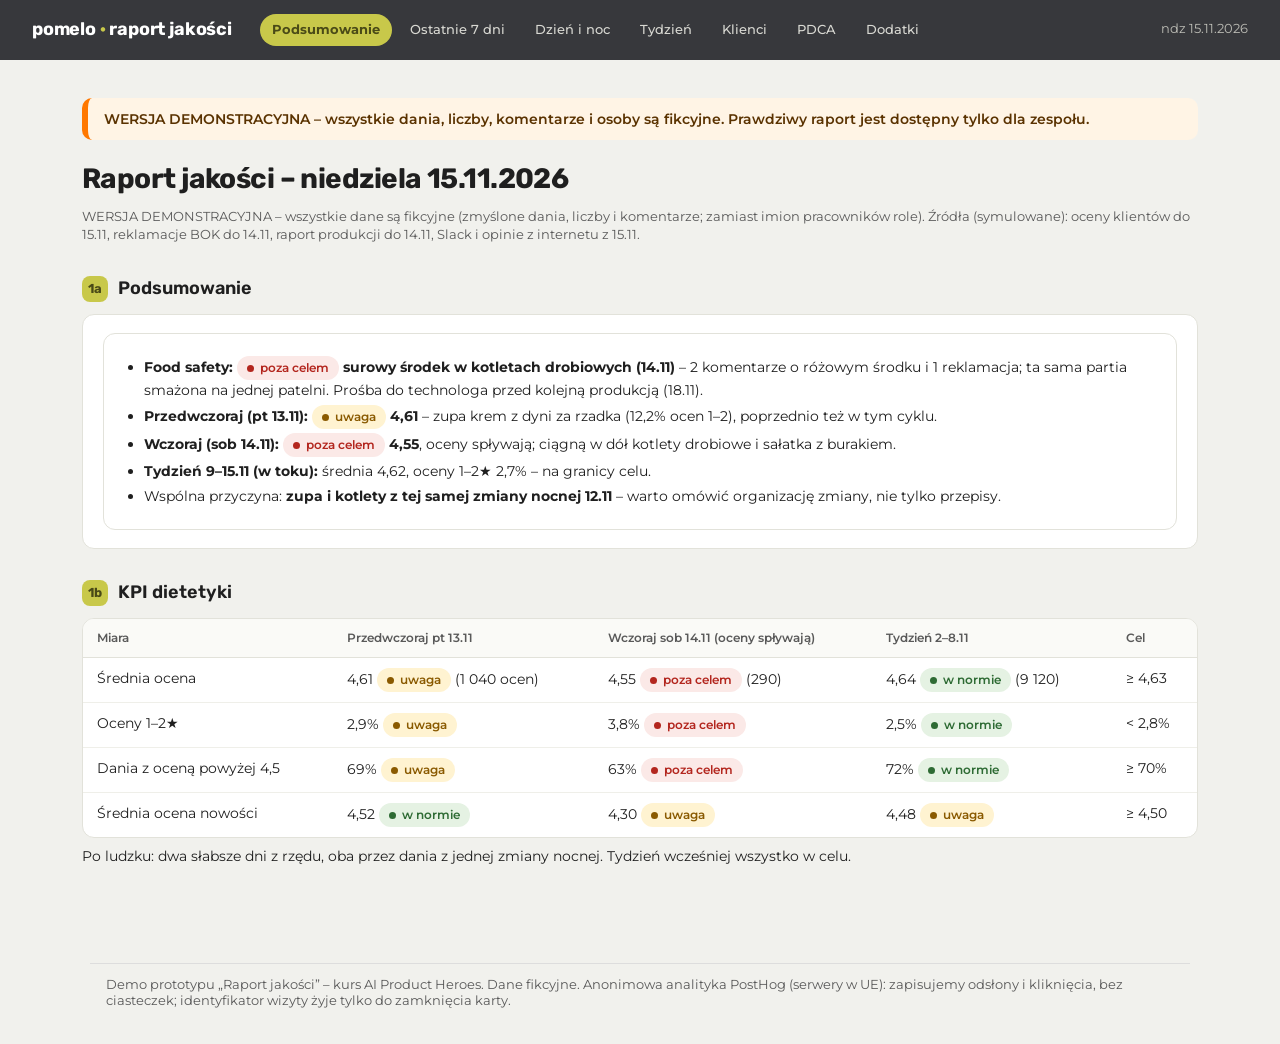
<file: site/index.html>
<!doctype html>
<html lang="pl"><head><meta name="robots" content="noindex"><meta charset="utf-8"><meta name="viewport" content="width=device-width,initial-scale=1">
<title>Podsumowanie – raport 15.11</title>
<link href="https://fonts.googleapis.com/css2?family=Montserrat:wght@400;500;600;700&family=Rubik:wght@500;600;700&display=swap" rel="stylesheet">
<link rel="stylesheet" href="pomelo-raport.css"><script src="pomelo-raport.js" defer></script>
<style>.strona p{margin:8px 0} .pod-h{font-family:Rubik;font-size:17px;margin:22px 0 8px} .tab td{vertical-align:top} .problem dd{margin-bottom:8px}</style>
<script>!function(t,e){var o,n,p,r;e.__SV||(window.posthog=e,e._i=[],e.init=function(i,s,a){function g(t,e){var o=e.split(".");2==o.length&&(t=t[o[0]],e=o[1]),t[e]=function(){t.push([e].concat(Array.prototype.slice.call(arguments,0)))}}(p=t.createElement("script")).type="text/javascript",p.crossOrigin="anonymous",p.async=!0,p.src=s.api_host.replace(".i.posthog.com","-assets.i.posthog.com")+"/static/array.js",(r=t.getElementsByTagName("script")[0]).parentNode.insertBefore(p,r);var u=e;for(void 0!==a?u=e[a]=[]:a="posthog",u.people=u.people||[],u.toString=function(t){var e="posthog";return"posthog"!==a&&(e+="."+a),t||(e+=" (stub)"),e},u.people.toString=function(){return u.toString(1)+" (stub)"},o="init capture register register_once register_for_session unregister unregister_for_session getFeatureFlag getFeatureFlagPayload isFeatureEnabled reloadFeatureFlags identify setPersonProperties group resetGroups reset get_distinct_id getGroups get_session_id get_session_replay_url alias set_config startSessionRecording stopSessionRecording sessionRecordingStarted captureException get_property getSessionProperty opt_in_capturing opt_out_capturing has_opted_in_capturing has_opted_out_capturing debug".split(" "),n=0;n<o.length;n++)g(u,o[n]);e._i.push([i,s,a])},e.__SV=1)}(document,window.posthog||[]);posthog.init("phc_wmrHG9J47kjTDjDD95hW8KZ4fDsWvXXqtJEXHdP3PWM6",{api_host:"https://eu.i.posthog.com",autocapture:true,capture_pageview:true,persistence:"sessionStorage",person_profiles:"identified_only",disable_session_recording:true,request_batching:false,mask_all_element_attributes:false,session_recording:{maskAllInputs:true}});</script></head><body>
<div class="pasek"><div class="logo">pomelo <span>·</span> raport jakości</div><nav><a class="on" href="index.html">Podsumowanie</a><a href="dni.html">Ostatnie 7 dni</a><a href="dzien-noc.html">Dzień i noc</a><a href="tydzien.html">Tydzień</a><a href="klienci.html">Klienci</a><a href="pdca.html">PDCA</a><a href="dodatki.html">Dodatki</a></nav><div class="data">ndz 15.11.2026</div></div>
<main class="strona"><div role="note" style="margin:12px 0 18px;padding:12px 16px;border-radius:10px;background:#FFF4E5;border-left:6px solid #FF7800;font:600 14px Montserrat,sans-serif;color:#5A3200">WERSJA DEMONSTRACYJNA – wszystkie dania, liczby, komentarze i osoby są fikcyjne. Prawdziwy raport jest dostępny tylko dla zespołu.</div>
<h1>Raport jakości – niedziela 15.11.2026</h1>
<p class="zrodla">WERSJA DEMONSTRACYJNA – wszystkie dane są fikcyjne (zmyślone dania, liczby i komentarze; zamiast imion pracowników role). Źródła (symulowane): oceny klientów do 15.11, reklamacje BOK do 14.11, raport produkcji do 14.11, Slack i opinie z internetu z 15.11.</p>
<h2><span class="nr">1a</span>Podsumowanie</h2>
<div class="podsum karta"><div class="karta podsum"><ul style="margin:0;padding-left:20px"><li style="margin:4px 0"><b>Food safety: <span class="st zle">poza celem</span> surowy środek w kotletach drobiowych (14.11)</b> – 2 komentarze o różowym środku i 1 reklamacja; ta sama partia smażona na jednej patelni. Prośba do technologa przed kolejną produkcją (18.11).</li><li style="margin:4px 0"><b>Przedwczoraj (pt 13.11): <span class="st uwaga">uwaga</span> 4,61</b> – zupa krem z dyni za rzadka (12,2% ocen 1–2), poprzednio też w tym cyklu.</li><li style="margin:4px 0"><b>Wczoraj (sob 14.11): <span class="st zle">poza celem</span> 4,55</b>, oceny spływają; ciągną w dół kotlety drobiowe i sałatka z burakiem.</li><li style="margin:4px 0"><b>Tydzień 9–15.11 (w toku):</b> średnia 4,62, oceny 1–2★ 2,7% – na granicy celu.</li><li style="margin:4px 0">Wspólna przyczyna: <b>zupa i kotlety z tej samej zmiany nocnej 12.11</b> – warto omówić organizację zmiany, nie tylko przepisy.</li></ul></div></div>
<h2><span class="nr">1b</span>KPI dietetyki</h2>
<table class="tab"><tr><th>Miara</th><th>Przedwczoraj pt 13.11</th><th>Wczoraj sob 14.11 (oceny spływają)</th><th>Tydzień 2–8.11</th><th>Cel</th></tr><tr><td>Średnia ocena</td><td>4,61 <span class="st uwaga">uwaga</span> (1 040 ocen)</td><td>4,55 <span class="st zle">poza celem</span> (290)</td><td>4,64 <span class="st dobrze">w normie</span> (9 120)</td><td>≥ 4,63</td></tr><tr><td>Oceny 1–2★</td><td>2,9% <span class="st uwaga">uwaga</span></td><td>3,8% <span class="st zle">poza celem</span></td><td>2,5% <span class="st dobrze">w normie</span></td><td>&lt; 2,8%</td></tr><tr><td>Dania z oceną powyżej 4,5</td><td>69% <span class="st uwaga">uwaga</span></td><td>63% <span class="st zle">poza celem</span></td><td>72% <span class="st dobrze">w normie</span></td><td>≥ 70%</td></tr><tr><td>Średnia ocena nowości</td><td>4,52 <span class="st dobrze">w normie</span></td><td>4,30 <span class="st uwaga">uwaga</span></td><td>4,48 <span class="st uwaga">uwaga</span></td><td>≥ 4,50</td></tr></table>
<p>Po ludzku: dwa słabsze dni z rzędu, oba przez dania z jednej zmiany nocnej. Tydzień wcześniej wszystko w celu.</p>

</main><footer style="max-width:1100px;margin:32px auto 24px;padding:12px 16px;border-top:1px solid #ddd;font:13px Montserrat,sans-serif;color:#595959">Demo prototypu „Raport jakości” – kurs AI Product Heroes. Dane fikcyjne. Anonimowa analityka PostHog (serwery w UE): zapisujemy odsłony i kliknięcia, bez ciasteczek; identyfikator wizyty żyje tylko do zamknięcia karty.</footer></body></html>
</file>
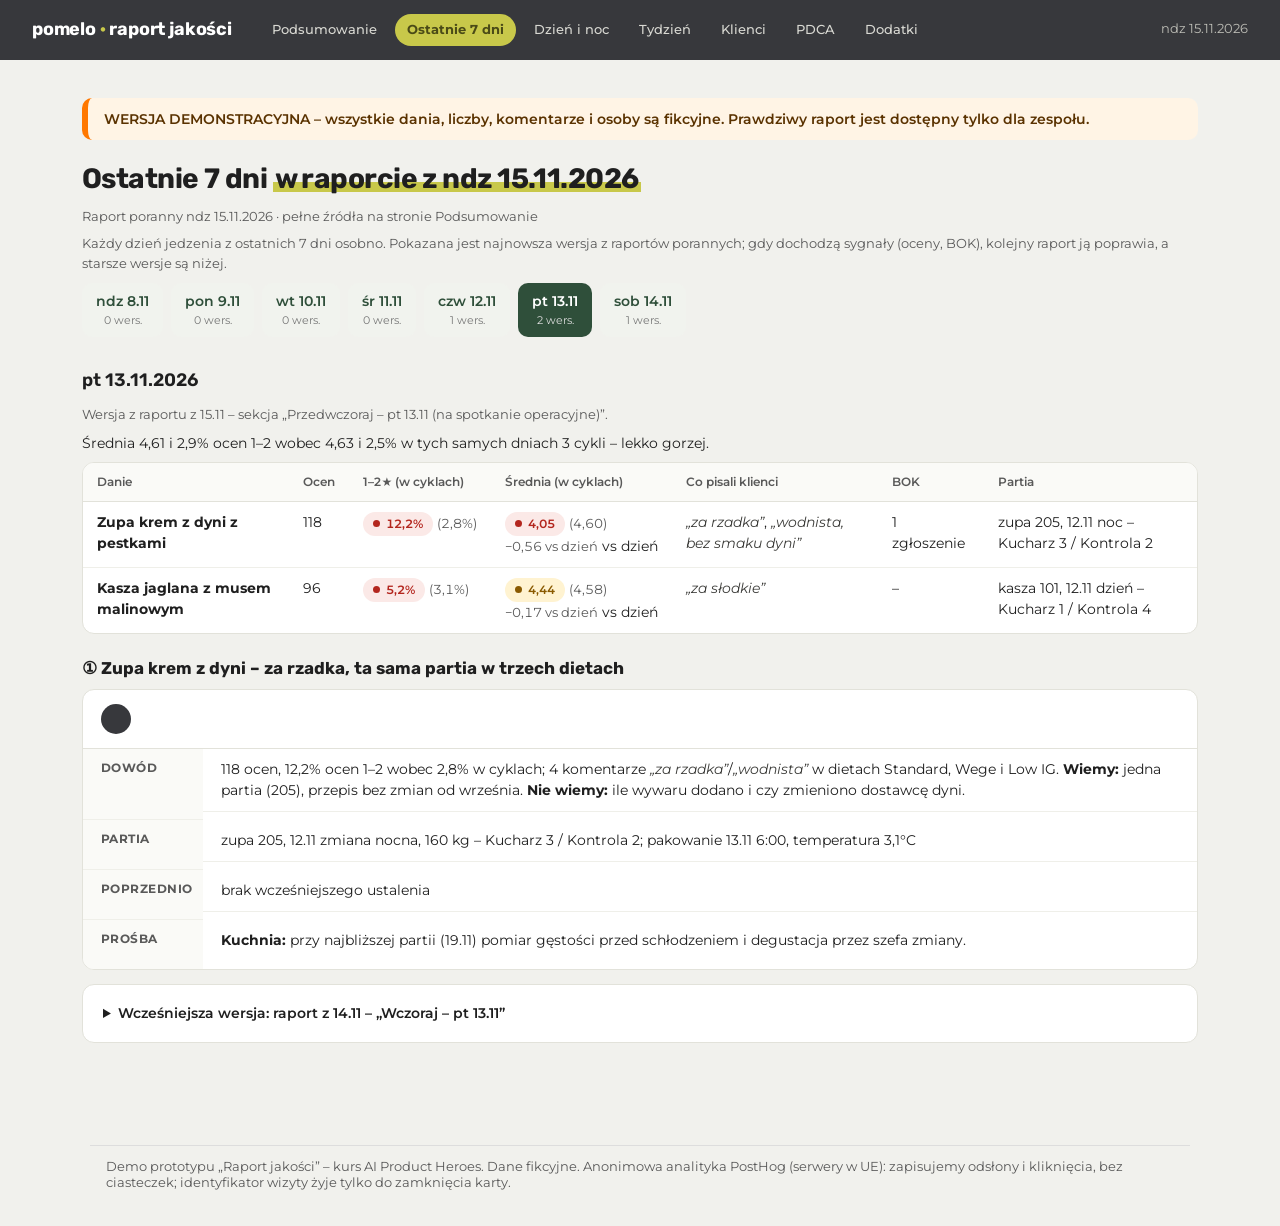
<file: site/dni.html>
<!doctype html>
<html lang="pl"><head><meta name="robots" content="noindex"><meta charset="utf-8"><meta name="viewport" content="width=device-width,initial-scale=1">
<title>Ostatnie 7 dni – raport 15.11</title>
<link href="https://fonts.googleapis.com/css2?family=Montserrat:wght@400;500;600;700&family=Rubik:wght@500;600;700&display=swap" rel="stylesheet">
<link rel="stylesheet" href="pomelo-raport.css"><script src="pomelo-raport.js" defer></script>
<style>.strona p{margin:8px 0} .pod-h{font-family:Rubik;font-size:17px;margin:22px 0 8px} .tab td{vertical-align:top} .problem dd{margin-bottom:8px}</style>
<script>!function(t,e){var o,n,p,r;e.__SV||(window.posthog=e,e._i=[],e.init=function(i,s,a){function g(t,e){var o=e.split(".");2==o.length&&(t=t[o[0]],e=o[1]),t[e]=function(){t.push([e].concat(Array.prototype.slice.call(arguments,0)))}}(p=t.createElement("script")).type="text/javascript",p.crossOrigin="anonymous",p.async=!0,p.src=s.api_host.replace(".i.posthog.com","-assets.i.posthog.com")+"/static/array.js",(r=t.getElementsByTagName("script")[0]).parentNode.insertBefore(p,r);var u=e;for(void 0!==a?u=e[a]=[]:a="posthog",u.people=u.people||[],u.toString=function(t){var e="posthog";return"posthog"!==a&&(e+="."+a),t||(e+=" (stub)"),e},u.people.toString=function(){return u.toString(1)+" (stub)"},o="init capture register register_once register_for_session unregister unregister_for_session getFeatureFlag getFeatureFlagPayload isFeatureEnabled reloadFeatureFlags identify setPersonProperties group resetGroups reset get_distinct_id getGroups get_session_id get_session_replay_url alias set_config startSessionRecording stopSessionRecording sessionRecordingStarted captureException get_property getSessionProperty opt_in_capturing opt_out_capturing has_opted_in_capturing has_opted_out_capturing debug".split(" "),n=0;n<o.length;n++)g(u,o[n]);e._i.push([i,s,a])},e.__SV=1)}(document,window.posthog||[]);posthog.init("phc_wmrHG9J47kjTDjDD95hW8KZ4fDsWvXXqtJEXHdP3PWM6",{api_host:"https://eu.i.posthog.com",autocapture:true,capture_pageview:true,persistence:"sessionStorage",person_profiles:"identified_only",disable_session_recording:true,request_batching:false,mask_all_element_attributes:false,session_recording:{maskAllInputs:true}});</script></head><body>
<div class="pasek"><div class="logo">pomelo <span>·</span> raport jakości</div><nav><a href="index.html">Podsumowanie</a><a class="on" href="dni.html">Ostatnie 7 dni</a><a href="dzien-noc.html">Dzień i noc</a><a href="tydzien.html">Tydzień</a><a href="klienci.html">Klienci</a><a href="pdca.html">PDCA</a><a href="dodatki.html">Dodatki</a></nav><div class="data">ndz 15.11.2026</div></div>
<main class="strona"><div role="note" style="margin:12px 0 18px;padding:12px 16px;border-radius:10px;background:#FFF4E5;border-left:6px solid #FF7800;font:600 14px Montserrat,sans-serif;color:#5A3200">WERSJA DEMONSTRACYJNA – wszystkie dania, liczby, komentarze i osoby są fikcyjne. Prawdziwy raport jest dostępny tylko dla zespołu.</div>
<h1>Ostatnie 7 dni <span class="podkr">w raporcie z ndz 15.11.2026</span></h1>
<p class="zrodla">Raport poranny ndz 15.11.2026 · pełne źródła na stronie Podsumowanie</p>
<style>.dni-nav{display:flex;gap:8px;flex-wrap:wrap;margin:10px 0 18px}.dzien-tab{display:flex;flex-direction:column;align-items:center;padding:8px 14px;border-radius:10px;background:#f1f3ee;color:#2F4F3A;text-decoration:none;font-weight:600}.dzien-tab small{font-weight:400;font-size:11px;color:#777}.dzien-tab.on{background:#2F4F3A;color:#fff}.dzien-tab.on small{color:#ddd}details.karta{margin:14px 0}details summary{cursor:pointer;font-weight:600}</style><p class="pod">Każdy dzień jedzenia z ostatnich 7 dni osobno. Pokazana jest najnowsza wersja z raportów porannych; gdy dochodzą sygnały (oceny, BOK), kolejny raport ją poprawia, a starsze wersje są niżej.</p><nav class="dni-nav"><a class="dzien-tab" href="dzien-2026-11-08.html">ndz 8.11<small>0 wers.</small></a><a class="dzien-tab" href="dzien-2026-11-09.html">pon 9.11<small>0 wers.</small></a><a class="dzien-tab" href="dzien-2026-11-10.html">wt 10.11<small>0 wers.</small></a><a class="dzien-tab" href="dzien-2026-11-11.html">śr 11.11<small>0 wers.</small></a><a class="dzien-tab" href="dzien-2026-11-12.html">czw 12.11<small>1 wers.</small></a><a class="dzien-tab on" href="dzien-2026-11-13.html">pt 13.11<small>2 wers.</small></a><a class="dzien-tab" href="dzien-2026-11-14.html">sob 14.11<small>1 wers.</small></a></nav><section class="dzien" id="d-2026-11-13" style="display:block"><h2>pt 13.11.2026</h2><p class="zrodla">Wersja z raportu z 15.11 – sekcja „Przedwczoraj – pt 13.11 (na spotkanie operacyjne)”.</p><p>Średnia 4,61 i 2,9% ocen 1–2 wobec 4,63 i 2,5% w tych samych dniach 3 cykli – lekko gorzej.</p>
<table class="tab"><tr><th>Danie</th><th>Ocen</th><th>1–2★ (w cyklach)</th><th>Średnia (w cyklach)</th><th>Co pisali klienci</th><th>BOK</th><th>Partia</th></tr><tr><td><b>Zupa krem z dyni z pestkami</b></td><td>118</td><td class="num"><span class="st zle">12,2%</span> <span class="cel">(2,8%)</span></td><td class="num"><span class="st zle">4,05</span> <span class="cel">(4,60)</span><br><span class="cel">−0,56 vs dzień</span>  vs dzień</td><td><span class="cytat">„za rzadka”</span>, <span class="cytat">„wodnista, bez smaku dyni”</span></td><td>1 zgłoszenie</td><td>zupa 205, 12.11 noc – Kucharz 3 / Kontrola 2</td></tr><tr><td><b>Kasza jaglana z musem malinowym</b></td><td>96</td><td class="num"><span class="st zle">5,2%</span> <span class="cel">(3,1%)</span></td><td class="num"><span class="st uwaga">4,44</span> <span class="cel">(4,58)</span><br><span class="cel">−0,17 vs dzień</span>  vs dzień</td><td><span class="cytat">„za słodkie”</span></td><td>–</td><td>kasza 101, 12.11 dzień – Kucharz 1 / Kontrola 4</td></tr></table>
<h3 class="pod-h">① Zupa krem z dyni – za rzadka, ta sama partia w trzech dietach</h3>
<article class="problem"><header><span class="nr"></span><h3></h3></header><dl><dt>Dowód</dt><dd>118 ocen, 12,2% ocen 1–2 wobec 2,8% w cyklach; 4 komentarze <span class="cytat">„za rzadka”</span>/<span class="cytat">„wodnista”</span> w dietach Standard, Wege i Low IG. <b>Wiemy:</b> jedna partia (205), przepis bez zmian od września. <b>Nie wiemy:</b> ile wywaru dodano i czy zmieniono dostawcę dyni.</dd><dt>Partia</dt><dd>zupa 205, 12.11 zmiana nocna, 160 kg – Kucharz 3 / Kontrola 2; pakowanie 13.11 6:00, temperatura 3,1°C</dd><dt>Poprzednio</dt><dd>brak wcześniejszego ustalenia</dd><dt>Prośba</dt><dd><b>Kuchnia:</b> przy najbliższej partii (19.11) pomiar gęstości przed schłodzeniem i degustacja przez szefa zmiany.</dd></dl></article><details class="karta"><summary>Wcześniejsza wersja: raport z 14.11 – „Wczoraj – pt 13.11”</summary><table class="tab"><tr><th>Danie</th><th>Ocen</th><th>1–2★ (w cyklach)</th><th>Średnia (w cyklach)</th><th>Co pisali klienci</th><th>BOK</th><th>Partia</th></tr><tr><td><b>Zupa krem z dyni z pestkami</b></td><td>41</td><td class="num"><span class="st zle">12,2%</span> <span class="cel">(2,8%)</span></td><td class="num"><span class="st zle">4,05</span> <span class="cel">(4,60)</span><br><span class="cel">−0,56 vs dzień</span>  vs dzień</td><td><span class="cytat">„za rzadka”</span>, <span class="cytat">„wodnista”</span></td><td>1 zgłoszenie</td><td>zupa 205, 11.11 – Kucharz 3 / Kontrola 2</td></tr></table></details></section>
</main><footer style="max-width:1100px;margin:32px auto 24px;padding:12px 16px;border-top:1px solid #ddd;font:13px Montserrat,sans-serif;color:#595959">Demo prototypu „Raport jakości” – kurs AI Product Heroes. Dane fikcyjne. Anonimowa analityka PostHog (serwery w UE): zapisujemy odsłony i kliknięcia, bez ciasteczek; identyfikator wizyty żyje tylko do zamknięcia karty.</footer></body></html>
</file>
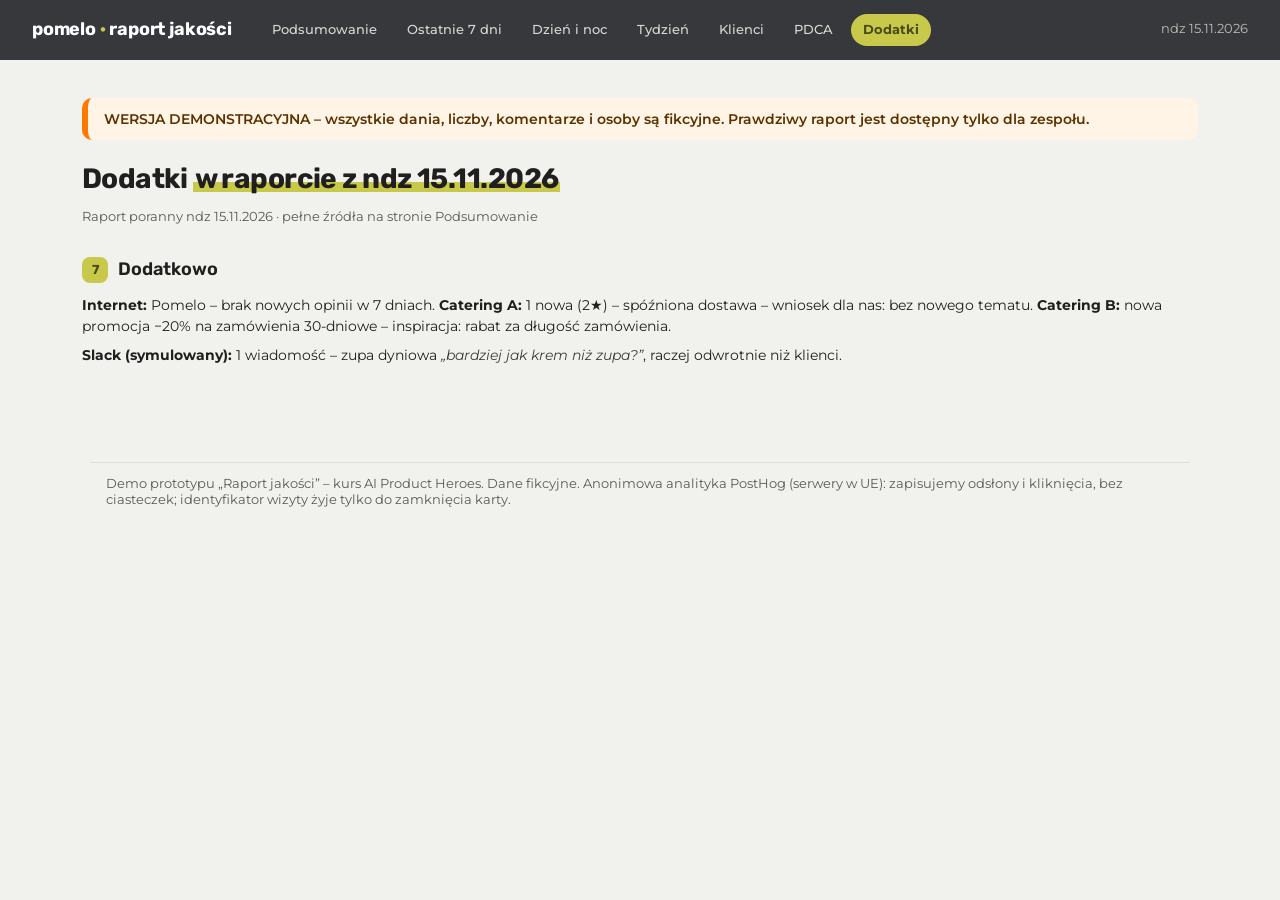
<file: site/dodatki.html>
<!doctype html>
<html lang="pl"><head><meta name="robots" content="noindex"><meta charset="utf-8"><meta name="viewport" content="width=device-width,initial-scale=1">
<title>Dodatki – raport 15.11</title>
<link href="https://fonts.googleapis.com/css2?family=Montserrat:wght@400;500;600;700&family=Rubik:wght@500;600;700&display=swap" rel="stylesheet">
<link rel="stylesheet" href="pomelo-raport.css"><script src="pomelo-raport.js" defer></script>
<style>.strona p{margin:8px 0} .pod-h{font-family:Rubik;font-size:17px;margin:22px 0 8px} .tab td{vertical-align:top} .problem dd{margin-bottom:8px}</style>
<script>!function(t,e){var o,n,p,r;e.__SV||(window.posthog=e,e._i=[],e.init=function(i,s,a){function g(t,e){var o=e.split(".");2==o.length&&(t=t[o[0]],e=o[1]),t[e]=function(){t.push([e].concat(Array.prototype.slice.call(arguments,0)))}}(p=t.createElement("script")).type="text/javascript",p.crossOrigin="anonymous",p.async=!0,p.src=s.api_host.replace(".i.posthog.com","-assets.i.posthog.com")+"/static/array.js",(r=t.getElementsByTagName("script")[0]).parentNode.insertBefore(p,r);var u=e;for(void 0!==a?u=e[a]=[]:a="posthog",u.people=u.people||[],u.toString=function(t){var e="posthog";return"posthog"!==a&&(e+="."+a),t||(e+=" (stub)"),e},u.people.toString=function(){return u.toString(1)+" (stub)"},o="init capture register register_once register_for_session unregister unregister_for_session getFeatureFlag getFeatureFlagPayload isFeatureEnabled reloadFeatureFlags identify setPersonProperties group resetGroups reset get_distinct_id getGroups get_session_id get_session_replay_url alias set_config startSessionRecording stopSessionRecording sessionRecordingStarted captureException get_property getSessionProperty opt_in_capturing opt_out_capturing has_opted_in_capturing has_opted_out_capturing debug".split(" "),n=0;n<o.length;n++)g(u,o[n]);e._i.push([i,s,a])},e.__SV=1)}(document,window.posthog||[]);posthog.init("phc_wmrHG9J47kjTDjDD95hW8KZ4fDsWvXXqtJEXHdP3PWM6",{api_host:"https://eu.i.posthog.com",autocapture:true,capture_pageview:true,persistence:"sessionStorage",person_profiles:"identified_only",disable_session_recording:true,request_batching:false,mask_all_element_attributes:false,session_recording:{maskAllInputs:true}});</script></head><body>
<div class="pasek"><div class="logo">pomelo <span>·</span> raport jakości</div><nav><a href="index.html">Podsumowanie</a><a href="dni.html">Ostatnie 7 dni</a><a href="dzien-noc.html">Dzień i noc</a><a href="tydzien.html">Tydzień</a><a href="klienci.html">Klienci</a><a href="pdca.html">PDCA</a><a class="on" href="dodatki.html">Dodatki</a></nav><div class="data">ndz 15.11.2026</div></div>
<main class="strona"><div role="note" style="margin:12px 0 18px;padding:12px 16px;border-radius:10px;background:#FFF4E5;border-left:6px solid #FF7800;font:600 14px Montserrat,sans-serif;color:#5A3200">WERSJA DEMONSTRACYJNA – wszystkie dania, liczby, komentarze i osoby są fikcyjne. Prawdziwy raport jest dostępny tylko dla zespołu.</div>
<h1>Dodatki <span class="podkr">w raporcie z ndz 15.11.2026</span></h1>
<p class="zrodla">Raport poranny ndz 15.11.2026 · pełne źródła na stronie Podsumowanie</p>
<h2><span class="nr">7</span>Dodatkowo</h2>
<p><b>Internet:</b> Pomelo – brak nowych opinii w 7 dniach. <b>Catering A:</b> 1 nowa (2★) – spóźniona dostawa – wniosek dla nas: bez nowego tematu. <b>Catering B:</b> nowa promocja −20% na zamówienia 30-dniowe – inspiracja: rabat za długość zamówienia.</p>
<p><b>Slack (symulowany):</b> 1 wiadomość – zupa dyniowa <span class="cytat">„bardziej jak krem niż zupa?”</span>, raczej odwrotnie niż klienci.</p>

</main><footer style="max-width:1100px;margin:32px auto 24px;padding:12px 16px;border-top:1px solid #ddd;font:13px Montserrat,sans-serif;color:#595959">Demo prototypu „Raport jakości” – kurs AI Product Heroes. Dane fikcyjne. Anonimowa analityka PostHog (serwery w UE): zapisujemy odsłony i kliknięcia, bez ciasteczek; identyfikator wizyty żyje tylko do zamknięcia karty.</footer></body></html>
</file>
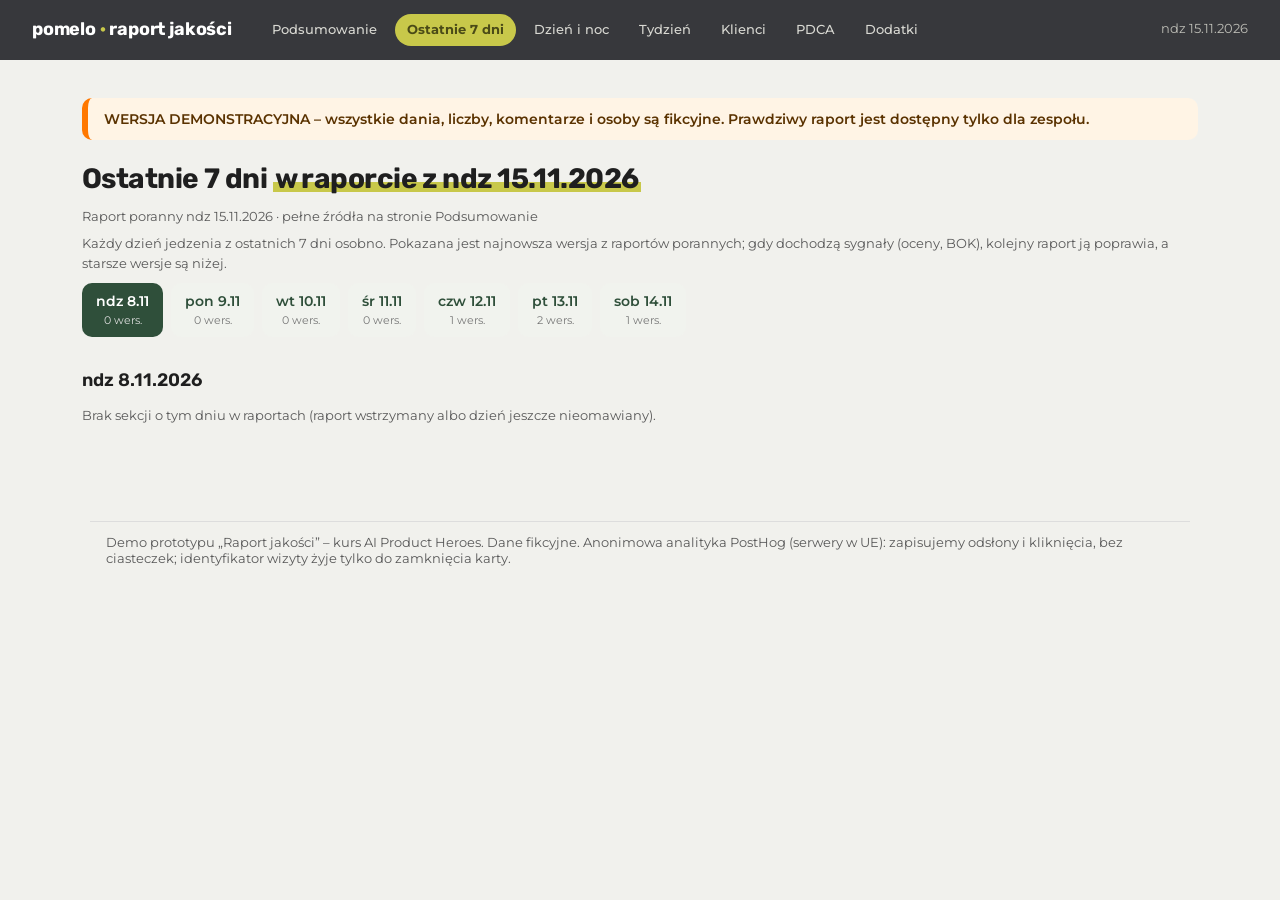
<file: site/dzien-2026-11-08.html>
<!doctype html>
<html lang="pl"><head><meta name="robots" content="noindex"><meta charset="utf-8"><meta name="viewport" content="width=device-width,initial-scale=1">
<title>Ostatnie 7 dni – raport 15.11</title>
<link href="https://fonts.googleapis.com/css2?family=Montserrat:wght@400;500;600;700&family=Rubik:wght@500;600;700&display=swap" rel="stylesheet">
<link rel="stylesheet" href="pomelo-raport.css"><script src="pomelo-raport.js" defer></script>
<style>.strona p{margin:8px 0} .pod-h{font-family:Rubik;font-size:17px;margin:22px 0 8px} .tab td{vertical-align:top} .problem dd{margin-bottom:8px}</style>
<script>!function(t,e){var o,n,p,r;e.__SV||(window.posthog=e,e._i=[],e.init=function(i,s,a){function g(t,e){var o=e.split(".");2==o.length&&(t=t[o[0]],e=o[1]),t[e]=function(){t.push([e].concat(Array.prototype.slice.call(arguments,0)))}}(p=t.createElement("script")).type="text/javascript",p.crossOrigin="anonymous",p.async=!0,p.src=s.api_host.replace(".i.posthog.com","-assets.i.posthog.com")+"/static/array.js",(r=t.getElementsByTagName("script")[0]).parentNode.insertBefore(p,r);var u=e;for(void 0!==a?u=e[a]=[]:a="posthog",u.people=u.people||[],u.toString=function(t){var e="posthog";return"posthog"!==a&&(e+="."+a),t||(e+=" (stub)"),e},u.people.toString=function(){return u.toString(1)+" (stub)"},o="init capture register register_once register_for_session unregister unregister_for_session getFeatureFlag getFeatureFlagPayload isFeatureEnabled reloadFeatureFlags identify setPersonProperties group resetGroups reset get_distinct_id getGroups get_session_id get_session_replay_url alias set_config startSessionRecording stopSessionRecording sessionRecordingStarted captureException get_property getSessionProperty opt_in_capturing opt_out_capturing has_opted_in_capturing has_opted_out_capturing debug".split(" "),n=0;n<o.length;n++)g(u,o[n]);e._i.push([i,s,a])},e.__SV=1)}(document,window.posthog||[]);posthog.init("phc_wmrHG9J47kjTDjDD95hW8KZ4fDsWvXXqtJEXHdP3PWM6",{api_host:"https://eu.i.posthog.com",autocapture:true,capture_pageview:true,persistence:"sessionStorage",person_profiles:"identified_only",disable_session_recording:true,request_batching:false,mask_all_element_attributes:false,session_recording:{maskAllInputs:true}});</script></head><body>
<div class="pasek"><div class="logo">pomelo <span>·</span> raport jakości</div><nav><a href="index.html">Podsumowanie</a><a class="on" href="dni.html">Ostatnie 7 dni</a><a href="dzien-noc.html">Dzień i noc</a><a href="tydzien.html">Tydzień</a><a href="klienci.html">Klienci</a><a href="pdca.html">PDCA</a><a href="dodatki.html">Dodatki</a></nav><div class="data">ndz 15.11.2026</div></div>
<main class="strona"><div role="note" style="margin:12px 0 18px;padding:12px 16px;border-radius:10px;background:#FFF4E5;border-left:6px solid #FF7800;font:600 14px Montserrat,sans-serif;color:#5A3200">WERSJA DEMONSTRACYJNA – wszystkie dania, liczby, komentarze i osoby są fikcyjne. Prawdziwy raport jest dostępny tylko dla zespołu.</div>
<h1>Ostatnie 7 dni <span class="podkr">w raporcie z ndz 15.11.2026</span></h1>
<p class="zrodla">Raport poranny ndz 15.11.2026 · pełne źródła na stronie Podsumowanie</p>
<style>.dni-nav{display:flex;gap:8px;flex-wrap:wrap;margin:10px 0 18px}.dzien-tab{display:flex;flex-direction:column;align-items:center;padding:8px 14px;border-radius:10px;background:#f1f3ee;color:#2F4F3A;text-decoration:none;font-weight:600}.dzien-tab small{font-weight:400;font-size:11px;color:#777}.dzien-tab.on{background:#2F4F3A;color:#fff}.dzien-tab.on small{color:#ddd}details.karta{margin:14px 0}details summary{cursor:pointer;font-weight:600}</style><p class="pod">Każdy dzień jedzenia z ostatnich 7 dni osobno. Pokazana jest najnowsza wersja z raportów porannych; gdy dochodzą sygnały (oceny, BOK), kolejny raport ją poprawia, a starsze wersje są niżej.</p><nav class="dni-nav"><a class="dzien-tab on" href="dzien-2026-11-08.html">ndz 8.11<small>0 wers.</small></a><a class="dzien-tab" href="dzien-2026-11-09.html">pon 9.11<small>0 wers.</small></a><a class="dzien-tab" href="dzien-2026-11-10.html">wt 10.11<small>0 wers.</small></a><a class="dzien-tab" href="dzien-2026-11-11.html">śr 11.11<small>0 wers.</small></a><a class="dzien-tab" href="dzien-2026-11-12.html">czw 12.11<small>1 wers.</small></a><a class="dzien-tab" href="dzien-2026-11-13.html">pt 13.11<small>2 wers.</small></a><a class="dzien-tab" href="dzien-2026-11-14.html">sob 14.11<small>1 wers.</small></a></nav><section class="dzien" id="d-2026-11-08" style="display:block"><h2>ndz 8.11.2026</h2><p class="pod">Brak sekcji o tym dniu w raportach (raport wstrzymany albo dzień jeszcze nieomawiany).</p></section>
</main><footer style="max-width:1100px;margin:32px auto 24px;padding:12px 16px;border-top:1px solid #ddd;font:13px Montserrat,sans-serif;color:#595959">Demo prototypu „Raport jakości” – kurs AI Product Heroes. Dane fikcyjne. Anonimowa analityka PostHog (serwery w UE): zapisujemy odsłony i kliknięcia, bez ciasteczek; identyfikator wizyty żyje tylko do zamknięcia karty.</footer></body></html>
</file>
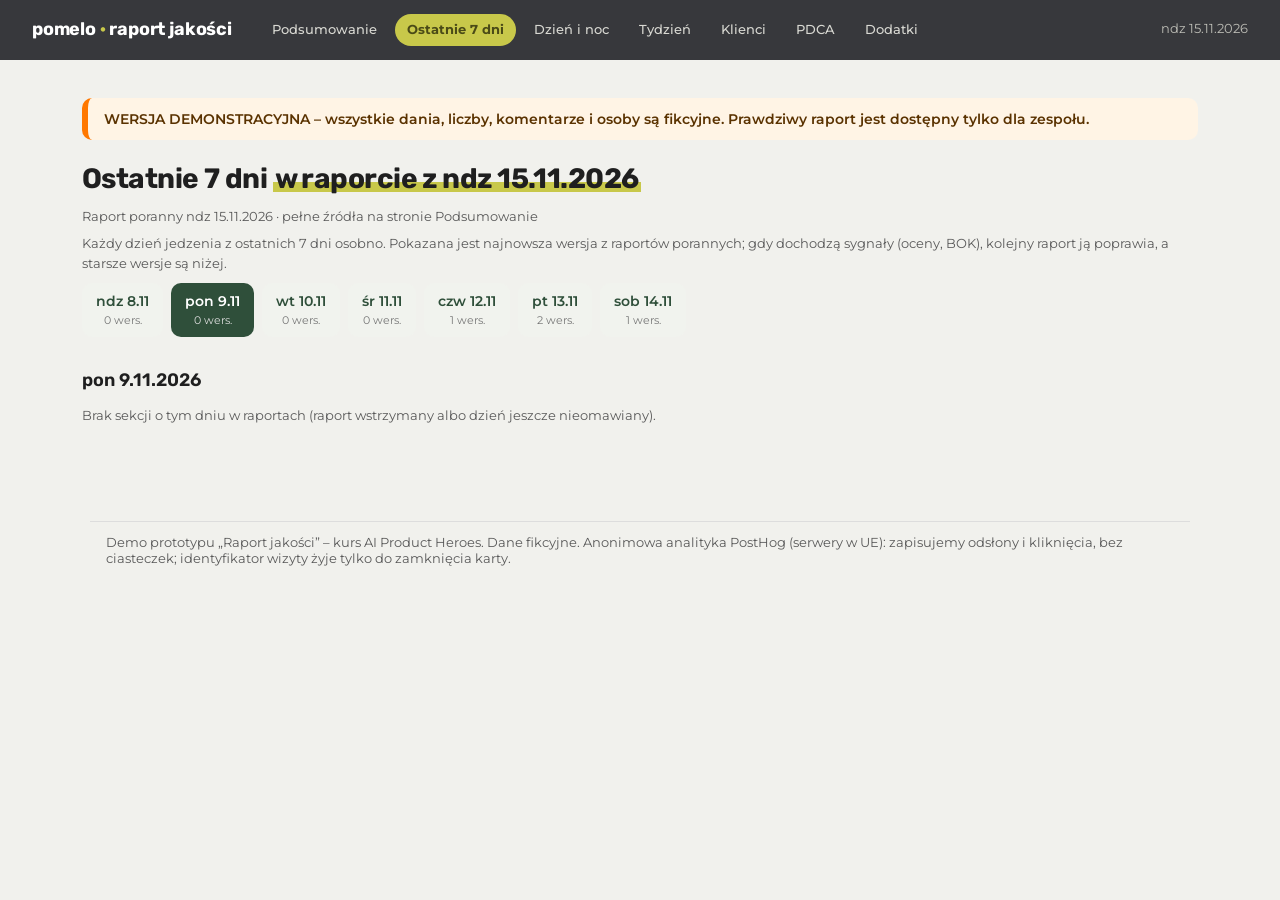
<file: site/dzien-2026-11-09.html>
<!doctype html>
<html lang="pl"><head><meta name="robots" content="noindex"><meta charset="utf-8"><meta name="viewport" content="width=device-width,initial-scale=1">
<title>Ostatnie 7 dni – raport 15.11</title>
<link href="https://fonts.googleapis.com/css2?family=Montserrat:wght@400;500;600;700&family=Rubik:wght@500;600;700&display=swap" rel="stylesheet">
<link rel="stylesheet" href="pomelo-raport.css"><script src="pomelo-raport.js" defer></script>
<style>.strona p{margin:8px 0} .pod-h{font-family:Rubik;font-size:17px;margin:22px 0 8px} .tab td{vertical-align:top} .problem dd{margin-bottom:8px}</style>
<script>!function(t,e){var o,n,p,r;e.__SV||(window.posthog=e,e._i=[],e.init=function(i,s,a){function g(t,e){var o=e.split(".");2==o.length&&(t=t[o[0]],e=o[1]),t[e]=function(){t.push([e].concat(Array.prototype.slice.call(arguments,0)))}}(p=t.createElement("script")).type="text/javascript",p.crossOrigin="anonymous",p.async=!0,p.src=s.api_host.replace(".i.posthog.com","-assets.i.posthog.com")+"/static/array.js",(r=t.getElementsByTagName("script")[0]).parentNode.insertBefore(p,r);var u=e;for(void 0!==a?u=e[a]=[]:a="posthog",u.people=u.people||[],u.toString=function(t){var e="posthog";return"posthog"!==a&&(e+="."+a),t||(e+=" (stub)"),e},u.people.toString=function(){return u.toString(1)+" (stub)"},o="init capture register register_once register_for_session unregister unregister_for_session getFeatureFlag getFeatureFlagPayload isFeatureEnabled reloadFeatureFlags identify setPersonProperties group resetGroups reset get_distinct_id getGroups get_session_id get_session_replay_url alias set_config startSessionRecording stopSessionRecording sessionRecordingStarted captureException get_property getSessionProperty opt_in_capturing opt_out_capturing has_opted_in_capturing has_opted_out_capturing debug".split(" "),n=0;n<o.length;n++)g(u,o[n]);e._i.push([i,s,a])},e.__SV=1)}(document,window.posthog||[]);posthog.init("phc_wmrHG9J47kjTDjDD95hW8KZ4fDsWvXXqtJEXHdP3PWM6",{api_host:"https://eu.i.posthog.com",autocapture:true,capture_pageview:true,persistence:"sessionStorage",person_profiles:"identified_only",disable_session_recording:true,request_batching:false,mask_all_element_attributes:false,session_recording:{maskAllInputs:true}});</script></head><body>
<div class="pasek"><div class="logo">pomelo <span>·</span> raport jakości</div><nav><a href="index.html">Podsumowanie</a><a class="on" href="dni.html">Ostatnie 7 dni</a><a href="dzien-noc.html">Dzień i noc</a><a href="tydzien.html">Tydzień</a><a href="klienci.html">Klienci</a><a href="pdca.html">PDCA</a><a href="dodatki.html">Dodatki</a></nav><div class="data">ndz 15.11.2026</div></div>
<main class="strona"><div role="note" style="margin:12px 0 18px;padding:12px 16px;border-radius:10px;background:#FFF4E5;border-left:6px solid #FF7800;font:600 14px Montserrat,sans-serif;color:#5A3200">WERSJA DEMONSTRACYJNA – wszystkie dania, liczby, komentarze i osoby są fikcyjne. Prawdziwy raport jest dostępny tylko dla zespołu.</div>
<h1>Ostatnie 7 dni <span class="podkr">w raporcie z ndz 15.11.2026</span></h1>
<p class="zrodla">Raport poranny ndz 15.11.2026 · pełne źródła na stronie Podsumowanie</p>
<style>.dni-nav{display:flex;gap:8px;flex-wrap:wrap;margin:10px 0 18px}.dzien-tab{display:flex;flex-direction:column;align-items:center;padding:8px 14px;border-radius:10px;background:#f1f3ee;color:#2F4F3A;text-decoration:none;font-weight:600}.dzien-tab small{font-weight:400;font-size:11px;color:#777}.dzien-tab.on{background:#2F4F3A;color:#fff}.dzien-tab.on small{color:#ddd}details.karta{margin:14px 0}details summary{cursor:pointer;font-weight:600}</style><p class="pod">Każdy dzień jedzenia z ostatnich 7 dni osobno. Pokazana jest najnowsza wersja z raportów porannych; gdy dochodzą sygnały (oceny, BOK), kolejny raport ją poprawia, a starsze wersje są niżej.</p><nav class="dni-nav"><a class="dzien-tab" href="dzien-2026-11-08.html">ndz 8.11<small>0 wers.</small></a><a class="dzien-tab on" href="dzien-2026-11-09.html">pon 9.11<small>0 wers.</small></a><a class="dzien-tab" href="dzien-2026-11-10.html">wt 10.11<small>0 wers.</small></a><a class="dzien-tab" href="dzien-2026-11-11.html">śr 11.11<small>0 wers.</small></a><a class="dzien-tab" href="dzien-2026-11-12.html">czw 12.11<small>1 wers.</small></a><a class="dzien-tab" href="dzien-2026-11-13.html">pt 13.11<small>2 wers.</small></a><a class="dzien-tab" href="dzien-2026-11-14.html">sob 14.11<small>1 wers.</small></a></nav><section class="dzien" id="d-2026-11-09" style="display:block"><h2>pon 9.11.2026</h2><p class="pod">Brak sekcji o tym dniu w raportach (raport wstrzymany albo dzień jeszcze nieomawiany).</p></section>
</main><footer style="max-width:1100px;margin:32px auto 24px;padding:12px 16px;border-top:1px solid #ddd;font:13px Montserrat,sans-serif;color:#595959">Demo prototypu „Raport jakości” – kurs AI Product Heroes. Dane fikcyjne. Anonimowa analityka PostHog (serwery w UE): zapisujemy odsłony i kliknięcia, bez ciasteczek; identyfikator wizyty żyje tylko do zamknięcia karty.</footer></body></html>
</file>
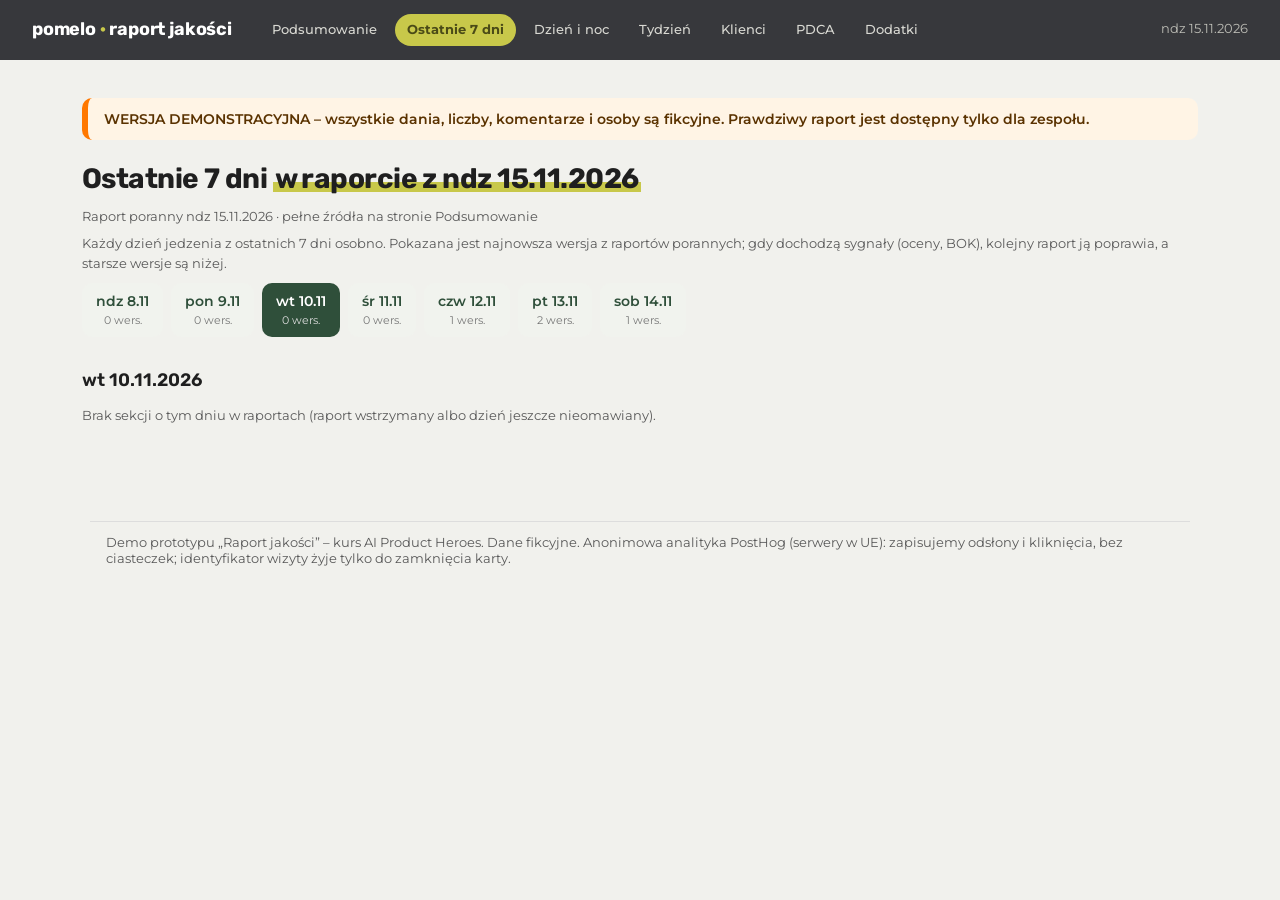
<file: site/dzien-2026-11-10.html>
<!doctype html>
<html lang="pl"><head><meta name="robots" content="noindex"><meta charset="utf-8"><meta name="viewport" content="width=device-width,initial-scale=1">
<title>Ostatnie 7 dni – raport 15.11</title>
<link href="https://fonts.googleapis.com/css2?family=Montserrat:wght@400;500;600;700&family=Rubik:wght@500;600;700&display=swap" rel="stylesheet">
<link rel="stylesheet" href="pomelo-raport.css"><script src="pomelo-raport.js" defer></script>
<style>.strona p{margin:8px 0} .pod-h{font-family:Rubik;font-size:17px;margin:22px 0 8px} .tab td{vertical-align:top} .problem dd{margin-bottom:8px}</style>
<script>!function(t,e){var o,n,p,r;e.__SV||(window.posthog=e,e._i=[],e.init=function(i,s,a){function g(t,e){var o=e.split(".");2==o.length&&(t=t[o[0]],e=o[1]),t[e]=function(){t.push([e].concat(Array.prototype.slice.call(arguments,0)))}}(p=t.createElement("script")).type="text/javascript",p.crossOrigin="anonymous",p.async=!0,p.src=s.api_host.replace(".i.posthog.com","-assets.i.posthog.com")+"/static/array.js",(r=t.getElementsByTagName("script")[0]).parentNode.insertBefore(p,r);var u=e;for(void 0!==a?u=e[a]=[]:a="posthog",u.people=u.people||[],u.toString=function(t){var e="posthog";return"posthog"!==a&&(e+="."+a),t||(e+=" (stub)"),e},u.people.toString=function(){return u.toString(1)+" (stub)"},o="init capture register register_once register_for_session unregister unregister_for_session getFeatureFlag getFeatureFlagPayload isFeatureEnabled reloadFeatureFlags identify setPersonProperties group resetGroups reset get_distinct_id getGroups get_session_id get_session_replay_url alias set_config startSessionRecording stopSessionRecording sessionRecordingStarted captureException get_property getSessionProperty opt_in_capturing opt_out_capturing has_opted_in_capturing has_opted_out_capturing debug".split(" "),n=0;n<o.length;n++)g(u,o[n]);e._i.push([i,s,a])},e.__SV=1)}(document,window.posthog||[]);posthog.init("phc_wmrHG9J47kjTDjDD95hW8KZ4fDsWvXXqtJEXHdP3PWM6",{api_host:"https://eu.i.posthog.com",autocapture:true,capture_pageview:true,persistence:"sessionStorage",person_profiles:"identified_only",disable_session_recording:true,request_batching:false,mask_all_element_attributes:false,session_recording:{maskAllInputs:true}});</script></head><body>
<div class="pasek"><div class="logo">pomelo <span>·</span> raport jakości</div><nav><a href="index.html">Podsumowanie</a><a class="on" href="dni.html">Ostatnie 7 dni</a><a href="dzien-noc.html">Dzień i noc</a><a href="tydzien.html">Tydzień</a><a href="klienci.html">Klienci</a><a href="pdca.html">PDCA</a><a href="dodatki.html">Dodatki</a></nav><div class="data">ndz 15.11.2026</div></div>
<main class="strona"><div role="note" style="margin:12px 0 18px;padding:12px 16px;border-radius:10px;background:#FFF4E5;border-left:6px solid #FF7800;font:600 14px Montserrat,sans-serif;color:#5A3200">WERSJA DEMONSTRACYJNA – wszystkie dania, liczby, komentarze i osoby są fikcyjne. Prawdziwy raport jest dostępny tylko dla zespołu.</div>
<h1>Ostatnie 7 dni <span class="podkr">w raporcie z ndz 15.11.2026</span></h1>
<p class="zrodla">Raport poranny ndz 15.11.2026 · pełne źródła na stronie Podsumowanie</p>
<style>.dni-nav{display:flex;gap:8px;flex-wrap:wrap;margin:10px 0 18px}.dzien-tab{display:flex;flex-direction:column;align-items:center;padding:8px 14px;border-radius:10px;background:#f1f3ee;color:#2F4F3A;text-decoration:none;font-weight:600}.dzien-tab small{font-weight:400;font-size:11px;color:#777}.dzien-tab.on{background:#2F4F3A;color:#fff}.dzien-tab.on small{color:#ddd}details.karta{margin:14px 0}details summary{cursor:pointer;font-weight:600}</style><p class="pod">Każdy dzień jedzenia z ostatnich 7 dni osobno. Pokazana jest najnowsza wersja z raportów porannych; gdy dochodzą sygnały (oceny, BOK), kolejny raport ją poprawia, a starsze wersje są niżej.</p><nav class="dni-nav"><a class="dzien-tab" href="dzien-2026-11-08.html">ndz 8.11<small>0 wers.</small></a><a class="dzien-tab" href="dzien-2026-11-09.html">pon 9.11<small>0 wers.</small></a><a class="dzien-tab on" href="dzien-2026-11-10.html">wt 10.11<small>0 wers.</small></a><a class="dzien-tab" href="dzien-2026-11-11.html">śr 11.11<small>0 wers.</small></a><a class="dzien-tab" href="dzien-2026-11-12.html">czw 12.11<small>1 wers.</small></a><a class="dzien-tab" href="dzien-2026-11-13.html">pt 13.11<small>2 wers.</small></a><a class="dzien-tab" href="dzien-2026-11-14.html">sob 14.11<small>1 wers.</small></a></nav><section class="dzien" id="d-2026-11-10" style="display:block"><h2>wt 10.11.2026</h2><p class="pod">Brak sekcji o tym dniu w raportach (raport wstrzymany albo dzień jeszcze nieomawiany).</p></section>
</main><footer style="max-width:1100px;margin:32px auto 24px;padding:12px 16px;border-top:1px solid #ddd;font:13px Montserrat,sans-serif;color:#595959">Demo prototypu „Raport jakości” – kurs AI Product Heroes. Dane fikcyjne. Anonimowa analityka PostHog (serwery w UE): zapisujemy odsłony i kliknięcia, bez ciasteczek; identyfikator wizyty żyje tylko do zamknięcia karty.</footer></body></html>
</file>
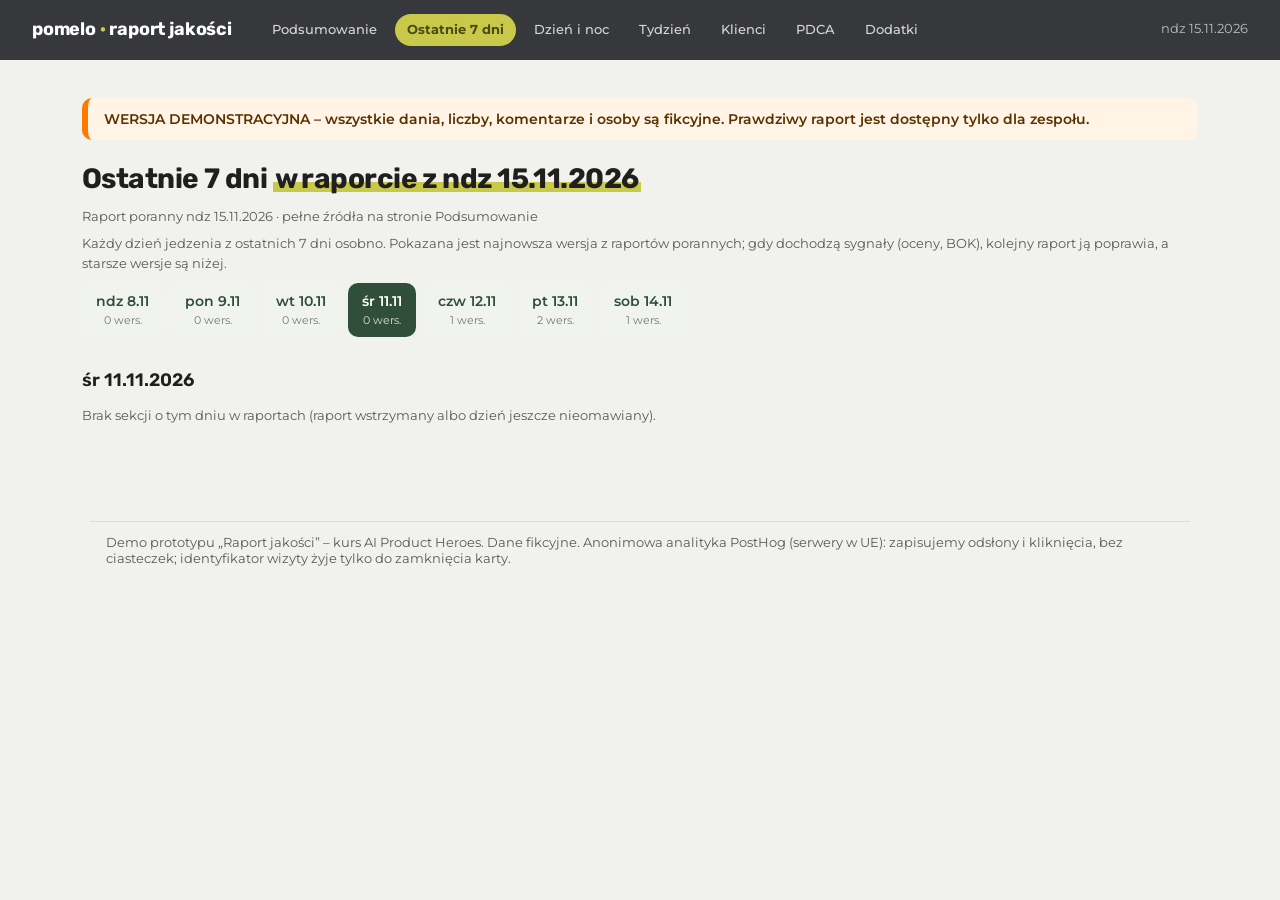
<file: site/dzien-2026-11-11.html>
<!doctype html>
<html lang="pl"><head><meta name="robots" content="noindex"><meta charset="utf-8"><meta name="viewport" content="width=device-width,initial-scale=1">
<title>Ostatnie 7 dni – raport 15.11</title>
<link href="https://fonts.googleapis.com/css2?family=Montserrat:wght@400;500;600;700&family=Rubik:wght@500;600;700&display=swap" rel="stylesheet">
<link rel="stylesheet" href="pomelo-raport.css"><script src="pomelo-raport.js" defer></script>
<style>.strona p{margin:8px 0} .pod-h{font-family:Rubik;font-size:17px;margin:22px 0 8px} .tab td{vertical-align:top} .problem dd{margin-bottom:8px}</style>
<script>!function(t,e){var o,n,p,r;e.__SV||(window.posthog=e,e._i=[],e.init=function(i,s,a){function g(t,e){var o=e.split(".");2==o.length&&(t=t[o[0]],e=o[1]),t[e]=function(){t.push([e].concat(Array.prototype.slice.call(arguments,0)))}}(p=t.createElement("script")).type="text/javascript",p.crossOrigin="anonymous",p.async=!0,p.src=s.api_host.replace(".i.posthog.com","-assets.i.posthog.com")+"/static/array.js",(r=t.getElementsByTagName("script")[0]).parentNode.insertBefore(p,r);var u=e;for(void 0!==a?u=e[a]=[]:a="posthog",u.people=u.people||[],u.toString=function(t){var e="posthog";return"posthog"!==a&&(e+="."+a),t||(e+=" (stub)"),e},u.people.toString=function(){return u.toString(1)+" (stub)"},o="init capture register register_once register_for_session unregister unregister_for_session getFeatureFlag getFeatureFlagPayload isFeatureEnabled reloadFeatureFlags identify setPersonProperties group resetGroups reset get_distinct_id getGroups get_session_id get_session_replay_url alias set_config startSessionRecording stopSessionRecording sessionRecordingStarted captureException get_property getSessionProperty opt_in_capturing opt_out_capturing has_opted_in_capturing has_opted_out_capturing debug".split(" "),n=0;n<o.length;n++)g(u,o[n]);e._i.push([i,s,a])},e.__SV=1)}(document,window.posthog||[]);posthog.init("phc_wmrHG9J47kjTDjDD95hW8KZ4fDsWvXXqtJEXHdP3PWM6",{api_host:"https://eu.i.posthog.com",autocapture:true,capture_pageview:true,persistence:"sessionStorage",person_profiles:"identified_only",disable_session_recording:true,request_batching:false,mask_all_element_attributes:false,session_recording:{maskAllInputs:true}});</script></head><body>
<div class="pasek"><div class="logo">pomelo <span>·</span> raport jakości</div><nav><a href="index.html">Podsumowanie</a><a class="on" href="dni.html">Ostatnie 7 dni</a><a href="dzien-noc.html">Dzień i noc</a><a href="tydzien.html">Tydzień</a><a href="klienci.html">Klienci</a><a href="pdca.html">PDCA</a><a href="dodatki.html">Dodatki</a></nav><div class="data">ndz 15.11.2026</div></div>
<main class="strona"><div role="note" style="margin:12px 0 18px;padding:12px 16px;border-radius:10px;background:#FFF4E5;border-left:6px solid #FF7800;font:600 14px Montserrat,sans-serif;color:#5A3200">WERSJA DEMONSTRACYJNA – wszystkie dania, liczby, komentarze i osoby są fikcyjne. Prawdziwy raport jest dostępny tylko dla zespołu.</div>
<h1>Ostatnie 7 dni <span class="podkr">w raporcie z ndz 15.11.2026</span></h1>
<p class="zrodla">Raport poranny ndz 15.11.2026 · pełne źródła na stronie Podsumowanie</p>
<style>.dni-nav{display:flex;gap:8px;flex-wrap:wrap;margin:10px 0 18px}.dzien-tab{display:flex;flex-direction:column;align-items:center;padding:8px 14px;border-radius:10px;background:#f1f3ee;color:#2F4F3A;text-decoration:none;font-weight:600}.dzien-tab small{font-weight:400;font-size:11px;color:#777}.dzien-tab.on{background:#2F4F3A;color:#fff}.dzien-tab.on small{color:#ddd}details.karta{margin:14px 0}details summary{cursor:pointer;font-weight:600}</style><p class="pod">Każdy dzień jedzenia z ostatnich 7 dni osobno. Pokazana jest najnowsza wersja z raportów porannych; gdy dochodzą sygnały (oceny, BOK), kolejny raport ją poprawia, a starsze wersje są niżej.</p><nav class="dni-nav"><a class="dzien-tab" href="dzien-2026-11-08.html">ndz 8.11<small>0 wers.</small></a><a class="dzien-tab" href="dzien-2026-11-09.html">pon 9.11<small>0 wers.</small></a><a class="dzien-tab" href="dzien-2026-11-10.html">wt 10.11<small>0 wers.</small></a><a class="dzien-tab on" href="dzien-2026-11-11.html">śr 11.11<small>0 wers.</small></a><a class="dzien-tab" href="dzien-2026-11-12.html">czw 12.11<small>1 wers.</small></a><a class="dzien-tab" href="dzien-2026-11-13.html">pt 13.11<small>2 wers.</small></a><a class="dzien-tab" href="dzien-2026-11-14.html">sob 14.11<small>1 wers.</small></a></nav><section class="dzien" id="d-2026-11-11" style="display:block"><h2>śr 11.11.2026</h2><p class="pod">Brak sekcji o tym dniu w raportach (raport wstrzymany albo dzień jeszcze nieomawiany).</p></section>
</main><footer style="max-width:1100px;margin:32px auto 24px;padding:12px 16px;border-top:1px solid #ddd;font:13px Montserrat,sans-serif;color:#595959">Demo prototypu „Raport jakości” – kurs AI Product Heroes. Dane fikcyjne. Anonimowa analityka PostHog (serwery w UE): zapisujemy odsłony i kliknięcia, bez ciasteczek; identyfikator wizyty żyje tylko do zamknięcia karty.</footer></body></html>
</file>
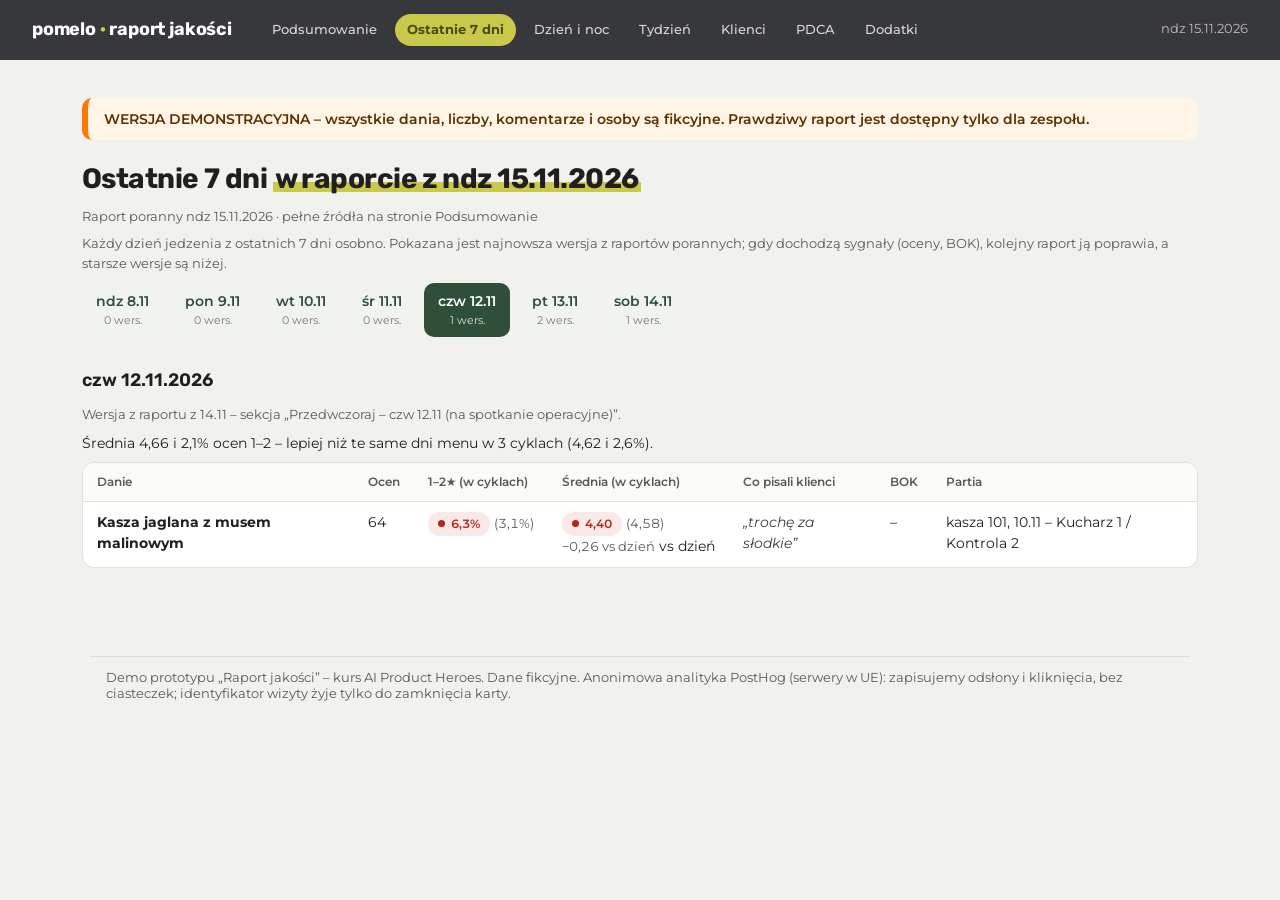
<file: site/dzien-2026-11-12.html>
<!doctype html>
<html lang="pl"><head><meta name="robots" content="noindex"><meta charset="utf-8"><meta name="viewport" content="width=device-width,initial-scale=1">
<title>Ostatnie 7 dni – raport 15.11</title>
<link href="https://fonts.googleapis.com/css2?family=Montserrat:wght@400;500;600;700&family=Rubik:wght@500;600;700&display=swap" rel="stylesheet">
<link rel="stylesheet" href="pomelo-raport.css"><script src="pomelo-raport.js" defer></script>
<style>.strona p{margin:8px 0} .pod-h{font-family:Rubik;font-size:17px;margin:22px 0 8px} .tab td{vertical-align:top} .problem dd{margin-bottom:8px}</style>
<script>!function(t,e){var o,n,p,r;e.__SV||(window.posthog=e,e._i=[],e.init=function(i,s,a){function g(t,e){var o=e.split(".");2==o.length&&(t=t[o[0]],e=o[1]),t[e]=function(){t.push([e].concat(Array.prototype.slice.call(arguments,0)))}}(p=t.createElement("script")).type="text/javascript",p.crossOrigin="anonymous",p.async=!0,p.src=s.api_host.replace(".i.posthog.com","-assets.i.posthog.com")+"/static/array.js",(r=t.getElementsByTagName("script")[0]).parentNode.insertBefore(p,r);var u=e;for(void 0!==a?u=e[a]=[]:a="posthog",u.people=u.people||[],u.toString=function(t){var e="posthog";return"posthog"!==a&&(e+="."+a),t||(e+=" (stub)"),e},u.people.toString=function(){return u.toString(1)+" (stub)"},o="init capture register register_once register_for_session unregister unregister_for_session getFeatureFlag getFeatureFlagPayload isFeatureEnabled reloadFeatureFlags identify setPersonProperties group resetGroups reset get_distinct_id getGroups get_session_id get_session_replay_url alias set_config startSessionRecording stopSessionRecording sessionRecordingStarted captureException get_property getSessionProperty opt_in_capturing opt_out_capturing has_opted_in_capturing has_opted_out_capturing debug".split(" "),n=0;n<o.length;n++)g(u,o[n]);e._i.push([i,s,a])},e.__SV=1)}(document,window.posthog||[]);posthog.init("phc_wmrHG9J47kjTDjDD95hW8KZ4fDsWvXXqtJEXHdP3PWM6",{api_host:"https://eu.i.posthog.com",autocapture:true,capture_pageview:true,persistence:"sessionStorage",person_profiles:"identified_only",disable_session_recording:true,request_batching:false,mask_all_element_attributes:false,session_recording:{maskAllInputs:true}});</script></head><body>
<div class="pasek"><div class="logo">pomelo <span>·</span> raport jakości</div><nav><a href="index.html">Podsumowanie</a><a class="on" href="dni.html">Ostatnie 7 dni</a><a href="dzien-noc.html">Dzień i noc</a><a href="tydzien.html">Tydzień</a><a href="klienci.html">Klienci</a><a href="pdca.html">PDCA</a><a href="dodatki.html">Dodatki</a></nav><div class="data">ndz 15.11.2026</div></div>
<main class="strona"><div role="note" style="margin:12px 0 18px;padding:12px 16px;border-radius:10px;background:#FFF4E5;border-left:6px solid #FF7800;font:600 14px Montserrat,sans-serif;color:#5A3200">WERSJA DEMONSTRACYJNA – wszystkie dania, liczby, komentarze i osoby są fikcyjne. Prawdziwy raport jest dostępny tylko dla zespołu.</div>
<h1>Ostatnie 7 dni <span class="podkr">w raporcie z ndz 15.11.2026</span></h1>
<p class="zrodla">Raport poranny ndz 15.11.2026 · pełne źródła na stronie Podsumowanie</p>
<style>.dni-nav{display:flex;gap:8px;flex-wrap:wrap;margin:10px 0 18px}.dzien-tab{display:flex;flex-direction:column;align-items:center;padding:8px 14px;border-radius:10px;background:#f1f3ee;color:#2F4F3A;text-decoration:none;font-weight:600}.dzien-tab small{font-weight:400;font-size:11px;color:#777}.dzien-tab.on{background:#2F4F3A;color:#fff}.dzien-tab.on small{color:#ddd}details.karta{margin:14px 0}details summary{cursor:pointer;font-weight:600}</style><p class="pod">Każdy dzień jedzenia z ostatnich 7 dni osobno. Pokazana jest najnowsza wersja z raportów porannych; gdy dochodzą sygnały (oceny, BOK), kolejny raport ją poprawia, a starsze wersje są niżej.</p><nav class="dni-nav"><a class="dzien-tab" href="dzien-2026-11-08.html">ndz 8.11<small>0 wers.</small></a><a class="dzien-tab" href="dzien-2026-11-09.html">pon 9.11<small>0 wers.</small></a><a class="dzien-tab" href="dzien-2026-11-10.html">wt 10.11<small>0 wers.</small></a><a class="dzien-tab" href="dzien-2026-11-11.html">śr 11.11<small>0 wers.</small></a><a class="dzien-tab on" href="dzien-2026-11-12.html">czw 12.11<small>1 wers.</small></a><a class="dzien-tab" href="dzien-2026-11-13.html">pt 13.11<small>2 wers.</small></a><a class="dzien-tab" href="dzien-2026-11-14.html">sob 14.11<small>1 wers.</small></a></nav><section class="dzien" id="d-2026-11-12" style="display:block"><h2>czw 12.11.2026</h2><p class="zrodla">Wersja z raportu z 14.11 – sekcja „Przedwczoraj – czw 12.11 (na spotkanie operacyjne)”.</p><p>Średnia 4,66 i 2,1% ocen 1–2 – lepiej niż te same dni menu w 3 cyklach (4,62 i 2,6%).</p>
<table class="tab"><tr><th>Danie</th><th>Ocen</th><th>1–2★ (w cyklach)</th><th>Średnia (w cyklach)</th><th>Co pisali klienci</th><th>BOK</th><th>Partia</th></tr><tr><td><b>Kasza jaglana z musem malinowym</b></td><td>64</td><td class="num"><span class="st zle">6,3%</span> <span class="cel">(3,1%)</span></td><td class="num"><span class="st zle">4,40</span> <span class="cel">(4,58)</span><br><span class="cel">−0,26 vs dzień</span>  vs dzień</td><td><span class="cytat">„trochę za słodkie”</span></td><td>–</td><td>kasza 101, 10.11 – Kucharz 1 / Kontrola 2</td></tr></table></section>
</main><footer style="max-width:1100px;margin:32px auto 24px;padding:12px 16px;border-top:1px solid #ddd;font:13px Montserrat,sans-serif;color:#595959">Demo prototypu „Raport jakości” – kurs AI Product Heroes. Dane fikcyjne. Anonimowa analityka PostHog (serwery w UE): zapisujemy odsłony i kliknięcia, bez ciasteczek; identyfikator wizyty żyje tylko do zamknięcia karty.</footer></body></html>
</file>
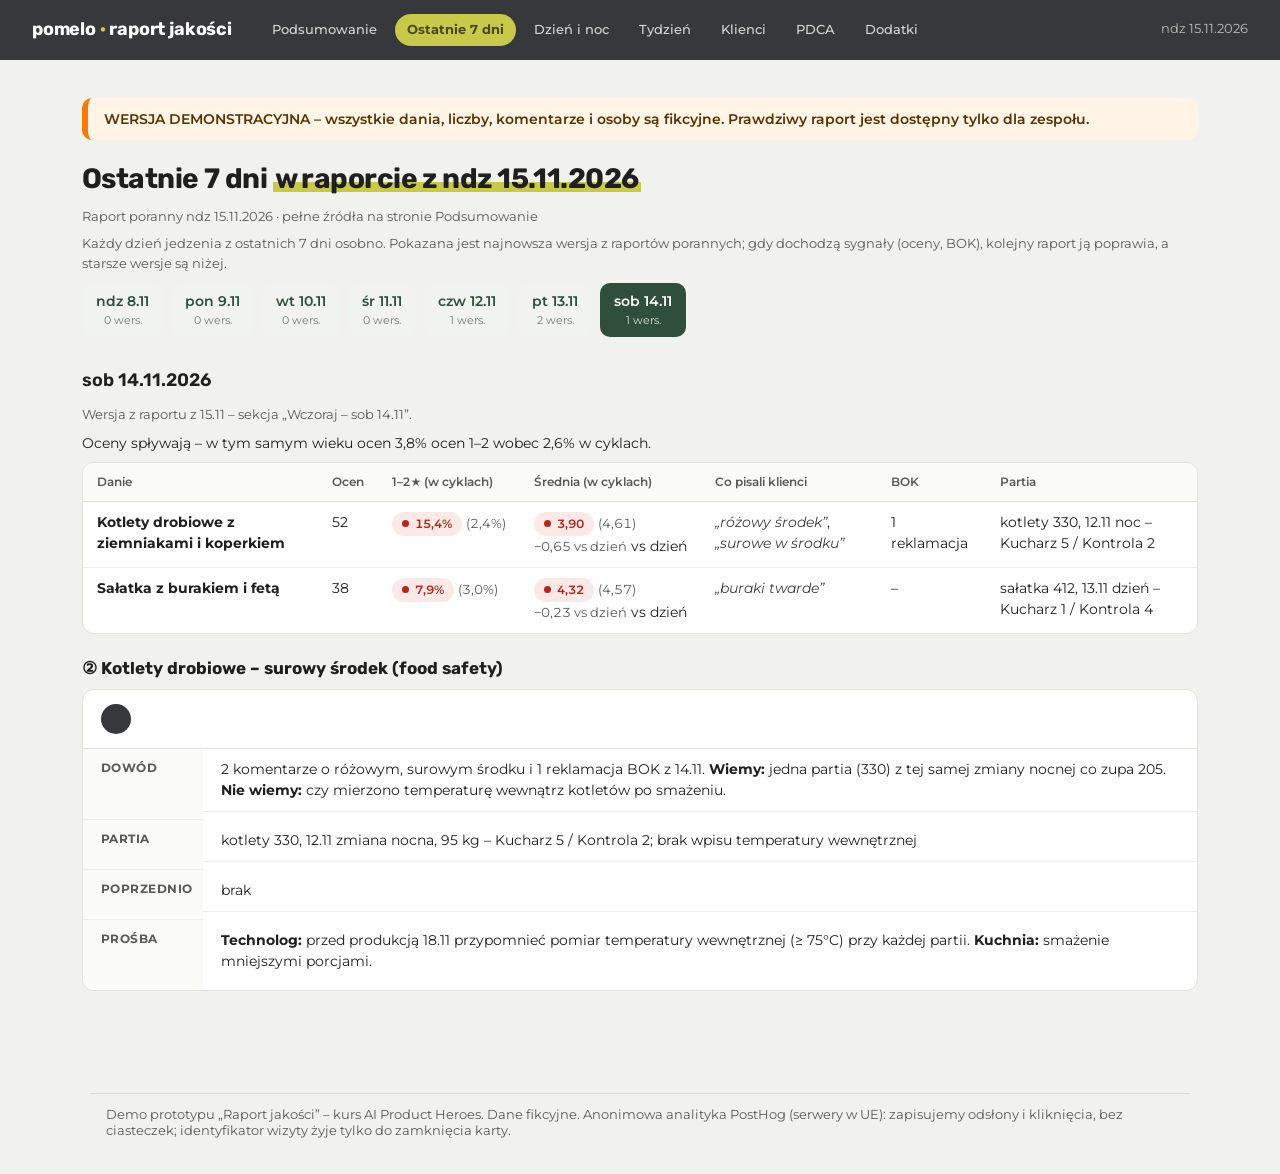
<file: site/dzien-2026-11-14.html>
<!doctype html>
<html lang="pl"><head><meta name="robots" content="noindex"><meta charset="utf-8"><meta name="viewport" content="width=device-width,initial-scale=1">
<title>Ostatnie 7 dni – raport 15.11</title>
<link href="https://fonts.googleapis.com/css2?family=Montserrat:wght@400;500;600;700&family=Rubik:wght@500;600;700&display=swap" rel="stylesheet">
<link rel="stylesheet" href="pomelo-raport.css"><script src="pomelo-raport.js" defer></script>
<style>.strona p{margin:8px 0} .pod-h{font-family:Rubik;font-size:17px;margin:22px 0 8px} .tab td{vertical-align:top} .problem dd{margin-bottom:8px}</style>
<script>!function(t,e){var o,n,p,r;e.__SV||(window.posthog=e,e._i=[],e.init=function(i,s,a){function g(t,e){var o=e.split(".");2==o.length&&(t=t[o[0]],e=o[1]),t[e]=function(){t.push([e].concat(Array.prototype.slice.call(arguments,0)))}}(p=t.createElement("script")).type="text/javascript",p.crossOrigin="anonymous",p.async=!0,p.src=s.api_host.replace(".i.posthog.com","-assets.i.posthog.com")+"/static/array.js",(r=t.getElementsByTagName("script")[0]).parentNode.insertBefore(p,r);var u=e;for(void 0!==a?u=e[a]=[]:a="posthog",u.people=u.people||[],u.toString=function(t){var e="posthog";return"posthog"!==a&&(e+="."+a),t||(e+=" (stub)"),e},u.people.toString=function(){return u.toString(1)+" (stub)"},o="init capture register register_once register_for_session unregister unregister_for_session getFeatureFlag getFeatureFlagPayload isFeatureEnabled reloadFeatureFlags identify setPersonProperties group resetGroups reset get_distinct_id getGroups get_session_id get_session_replay_url alias set_config startSessionRecording stopSessionRecording sessionRecordingStarted captureException get_property getSessionProperty opt_in_capturing opt_out_capturing has_opted_in_capturing has_opted_out_capturing debug".split(" "),n=0;n<o.length;n++)g(u,o[n]);e._i.push([i,s,a])},e.__SV=1)}(document,window.posthog||[]);posthog.init("phc_wmrHG9J47kjTDjDD95hW8KZ4fDsWvXXqtJEXHdP3PWM6",{api_host:"https://eu.i.posthog.com",autocapture:true,capture_pageview:true,persistence:"sessionStorage",person_profiles:"identified_only",disable_session_recording:true,request_batching:false,mask_all_element_attributes:false,session_recording:{maskAllInputs:true}});</script></head><body>
<div class="pasek"><div class="logo">pomelo <span>·</span> raport jakości</div><nav><a href="index.html">Podsumowanie</a><a class="on" href="dni.html">Ostatnie 7 dni</a><a href="dzien-noc.html">Dzień i noc</a><a href="tydzien.html">Tydzień</a><a href="klienci.html">Klienci</a><a href="pdca.html">PDCA</a><a href="dodatki.html">Dodatki</a></nav><div class="data">ndz 15.11.2026</div></div>
<main class="strona"><div role="note" style="margin:12px 0 18px;padding:12px 16px;border-radius:10px;background:#FFF4E5;border-left:6px solid #FF7800;font:600 14px Montserrat,sans-serif;color:#5A3200">WERSJA DEMONSTRACYJNA – wszystkie dania, liczby, komentarze i osoby są fikcyjne. Prawdziwy raport jest dostępny tylko dla zespołu.</div>
<h1>Ostatnie 7 dni <span class="podkr">w raporcie z ndz 15.11.2026</span></h1>
<p class="zrodla">Raport poranny ndz 15.11.2026 · pełne źródła na stronie Podsumowanie</p>
<style>.dni-nav{display:flex;gap:8px;flex-wrap:wrap;margin:10px 0 18px}.dzien-tab{display:flex;flex-direction:column;align-items:center;padding:8px 14px;border-radius:10px;background:#f1f3ee;color:#2F4F3A;text-decoration:none;font-weight:600}.dzien-tab small{font-weight:400;font-size:11px;color:#777}.dzien-tab.on{background:#2F4F3A;color:#fff}.dzien-tab.on small{color:#ddd}details.karta{margin:14px 0}details summary{cursor:pointer;font-weight:600}</style><p class="pod">Każdy dzień jedzenia z ostatnich 7 dni osobno. Pokazana jest najnowsza wersja z raportów porannych; gdy dochodzą sygnały (oceny, BOK), kolejny raport ją poprawia, a starsze wersje są niżej.</p><nav class="dni-nav"><a class="dzien-tab" href="dzien-2026-11-08.html">ndz 8.11<small>0 wers.</small></a><a class="dzien-tab" href="dzien-2026-11-09.html">pon 9.11<small>0 wers.</small></a><a class="dzien-tab" href="dzien-2026-11-10.html">wt 10.11<small>0 wers.</small></a><a class="dzien-tab" href="dzien-2026-11-11.html">śr 11.11<small>0 wers.</small></a><a class="dzien-tab" href="dzien-2026-11-12.html">czw 12.11<small>1 wers.</small></a><a class="dzien-tab" href="dzien-2026-11-13.html">pt 13.11<small>2 wers.</small></a><a class="dzien-tab on" href="dzien-2026-11-14.html">sob 14.11<small>1 wers.</small></a></nav><section class="dzien" id="d-2026-11-14" style="display:block"><h2>sob 14.11.2026</h2><p class="zrodla">Wersja z raportu z 15.11 – sekcja „Wczoraj – sob 14.11”.</p><p>Oceny spływają – w tym samym wieku ocen 3,8% ocen 1–2 wobec 2,6% w cyklach.</p>
<table class="tab"><tr><th>Danie</th><th>Ocen</th><th>1–2★ (w cyklach)</th><th>Średnia (w cyklach)</th><th>Co pisali klienci</th><th>BOK</th><th>Partia</th></tr><tr><td><b>Kotlety drobiowe z ziemniakami i koperkiem</b></td><td>52</td><td class="num"><span class="st zle">15,4%</span> <span class="cel">(2,4%)</span></td><td class="num"><span class="st zle">3,90</span> <span class="cel">(4,61)</span><br><span class="cel">−0,65 vs dzień</span>  vs dzień</td><td><span class="cytat">„różowy środek”</span>, <span class="cytat">„surowe w środku”</span></td><td>1 reklamacja</td><td>kotlety 330, 12.11 noc – Kucharz 5 / Kontrola 2</td></tr><tr><td><b>Sałatka z burakiem i fetą</b></td><td>38</td><td class="num"><span class="st zle">7,9%</span> <span class="cel">(3,0%)</span></td><td class="num"><span class="st zle">4,32</span> <span class="cel">(4,57)</span><br><span class="cel">−0,23 vs dzień</span>  vs dzień</td><td><span class="cytat">„buraki twarde”</span></td><td>–</td><td>sałatka 412, 13.11 dzień – Kucharz 1 / Kontrola 4</td></tr></table>
<h3 class="pod-h">② Kotlety drobiowe – surowy środek (food safety)</h3>
<article class="problem"><header><span class="nr"></span><h3></h3></header><dl><dt>Dowód</dt><dd>2 komentarze o różowym, surowym środku i 1 reklamacja BOK z 14.11. <b>Wiemy:</b> jedna partia (330) z tej samej zmiany nocnej co zupa 205. <b>Nie wiemy:</b> czy mierzono temperaturę wewnątrz kotletów po smażeniu.</dd><dt>Partia</dt><dd>kotlety 330, 12.11 zmiana nocna, 95 kg – Kucharz 5 / Kontrola 2; brak wpisu temperatury wewnętrznej</dd><dt>Poprzednio</dt><dd>brak</dd><dt>Prośba</dt><dd><b>Technolog:</b> przed produkcją 18.11 przypomnieć pomiar temperatury wewnętrznej (≥ 75°C) przy każdej partii. <b>Kuchnia:</b> smażenie mniejszymi porcjami.</dd></dl></article></section>
</main><footer style="max-width:1100px;margin:32px auto 24px;padding:12px 16px;border-top:1px solid #ddd;font:13px Montserrat,sans-serif;color:#595959">Demo prototypu „Raport jakości” – kurs AI Product Heroes. Dane fikcyjne. Anonimowa analityka PostHog (serwery w UE): zapisujemy odsłony i kliknięcia, bez ciasteczek; identyfikator wizyty żyje tylko do zamknięcia karty.</footer></body></html>
</file>
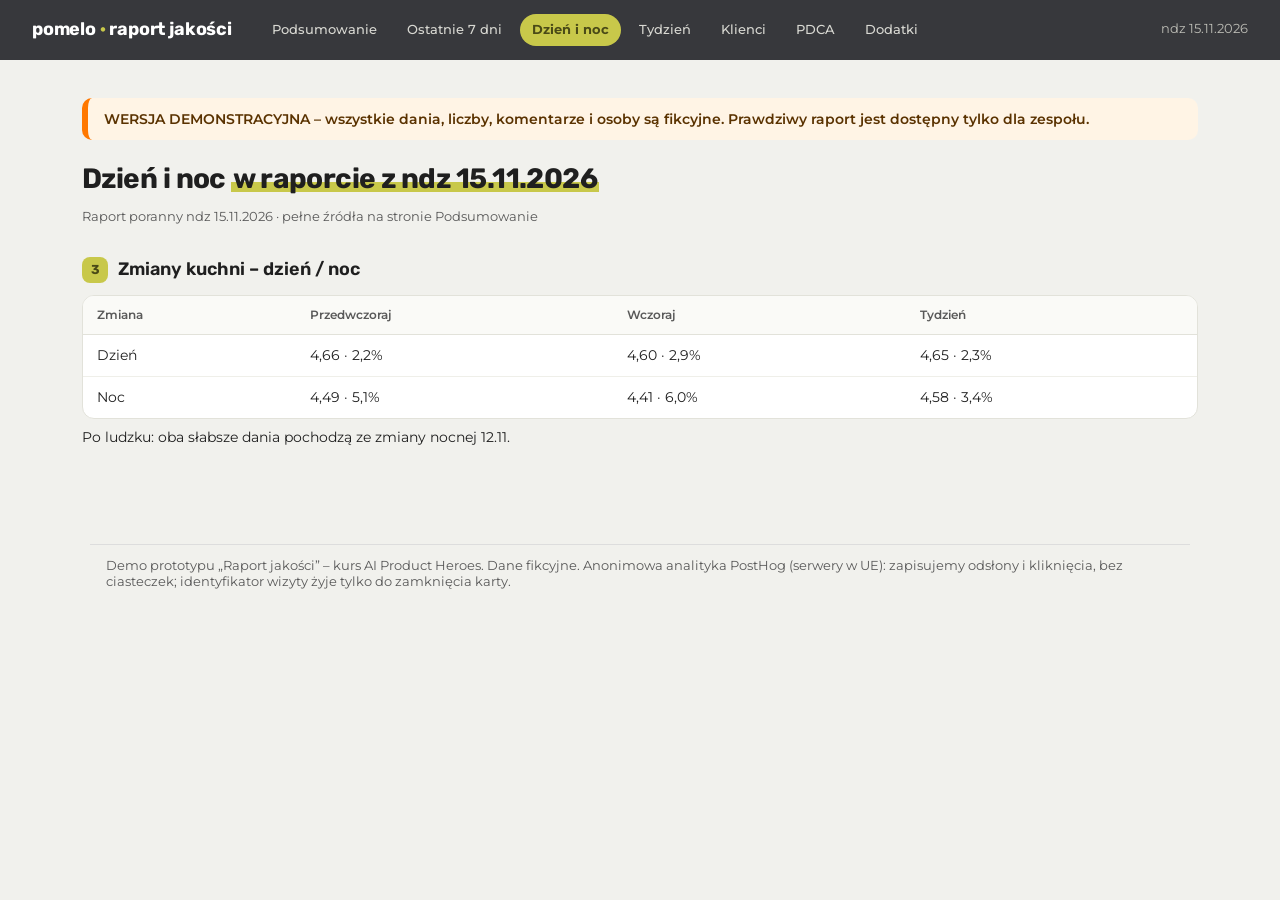
<file: site/dzien-noc.html>
<!doctype html>
<html lang="pl"><head><meta name="robots" content="noindex"><meta charset="utf-8"><meta name="viewport" content="width=device-width,initial-scale=1">
<title>Dzień i noc – raport 15.11</title>
<link href="https://fonts.googleapis.com/css2?family=Montserrat:wght@400;500;600;700&family=Rubik:wght@500;600;700&display=swap" rel="stylesheet">
<link rel="stylesheet" href="pomelo-raport.css"><script src="pomelo-raport.js" defer></script>
<style>.strona p{margin:8px 0} .pod-h{font-family:Rubik;font-size:17px;margin:22px 0 8px} .tab td{vertical-align:top} .problem dd{margin-bottom:8px}</style>
<script>!function(t,e){var o,n,p,r;e.__SV||(window.posthog=e,e._i=[],e.init=function(i,s,a){function g(t,e){var o=e.split(".");2==o.length&&(t=t[o[0]],e=o[1]),t[e]=function(){t.push([e].concat(Array.prototype.slice.call(arguments,0)))}}(p=t.createElement("script")).type="text/javascript",p.crossOrigin="anonymous",p.async=!0,p.src=s.api_host.replace(".i.posthog.com","-assets.i.posthog.com")+"/static/array.js",(r=t.getElementsByTagName("script")[0]).parentNode.insertBefore(p,r);var u=e;for(void 0!==a?u=e[a]=[]:a="posthog",u.people=u.people||[],u.toString=function(t){var e="posthog";return"posthog"!==a&&(e+="."+a),t||(e+=" (stub)"),e},u.people.toString=function(){return u.toString(1)+" (stub)"},o="init capture register register_once register_for_session unregister unregister_for_session getFeatureFlag getFeatureFlagPayload isFeatureEnabled reloadFeatureFlags identify setPersonProperties group resetGroups reset get_distinct_id getGroups get_session_id get_session_replay_url alias set_config startSessionRecording stopSessionRecording sessionRecordingStarted captureException get_property getSessionProperty opt_in_capturing opt_out_capturing has_opted_in_capturing has_opted_out_capturing debug".split(" "),n=0;n<o.length;n++)g(u,o[n]);e._i.push([i,s,a])},e.__SV=1)}(document,window.posthog||[]);posthog.init("phc_wmrHG9J47kjTDjDD95hW8KZ4fDsWvXXqtJEXHdP3PWM6",{api_host:"https://eu.i.posthog.com",autocapture:true,capture_pageview:true,persistence:"sessionStorage",person_profiles:"identified_only",disable_session_recording:true,request_batching:false,mask_all_element_attributes:false,session_recording:{maskAllInputs:true}});</script></head><body>
<div class="pasek"><div class="logo">pomelo <span>·</span> raport jakości</div><nav><a href="index.html">Podsumowanie</a><a href="dni.html">Ostatnie 7 dni</a><a class="on" href="dzien-noc.html">Dzień i noc</a><a href="tydzien.html">Tydzień</a><a href="klienci.html">Klienci</a><a href="pdca.html">PDCA</a><a href="dodatki.html">Dodatki</a></nav><div class="data">ndz 15.11.2026</div></div>
<main class="strona"><div role="note" style="margin:12px 0 18px;padding:12px 16px;border-radius:10px;background:#FFF4E5;border-left:6px solid #FF7800;font:600 14px Montserrat,sans-serif;color:#5A3200">WERSJA DEMONSTRACYJNA – wszystkie dania, liczby, komentarze i osoby są fikcyjne. Prawdziwy raport jest dostępny tylko dla zespołu.</div>
<h1>Dzień i noc <span class="podkr">w raporcie z ndz 15.11.2026</span></h1>
<p class="zrodla">Raport poranny ndz 15.11.2026 · pełne źródła na stronie Podsumowanie</p>
<h2><span class="nr">3</span>Zmiany kuchni – dzień / noc</h2>
<table class="tab"><tr><th>Zmiana</th><th>Przedwczoraj</th><th>Wczoraj</th><th>Tydzień</th></tr><tr><td>Dzień</td><td>4,66 · 2,2%</td><td>4,60 · 2,9%</td><td>4,65 · 2,3%</td></tr><tr><td>Noc</td><td>4,49 · 5,1%</td><td>4,41 · 6,0%</td><td>4,58 · 3,4%</td></tr></table>
<p>Po ludzku: oba słabsze dania pochodzą ze zmiany nocnej 12.11.</p>

</main><footer style="max-width:1100px;margin:32px auto 24px;padding:12px 16px;border-top:1px solid #ddd;font:13px Montserrat,sans-serif;color:#595959">Demo prototypu „Raport jakości” – kurs AI Product Heroes. Dane fikcyjne. Anonimowa analityka PostHog (serwery w UE): zapisujemy odsłony i kliknięcia, bez ciasteczek; identyfikator wizyty żyje tylko do zamknięcia karty.</footer></body></html>
</file>
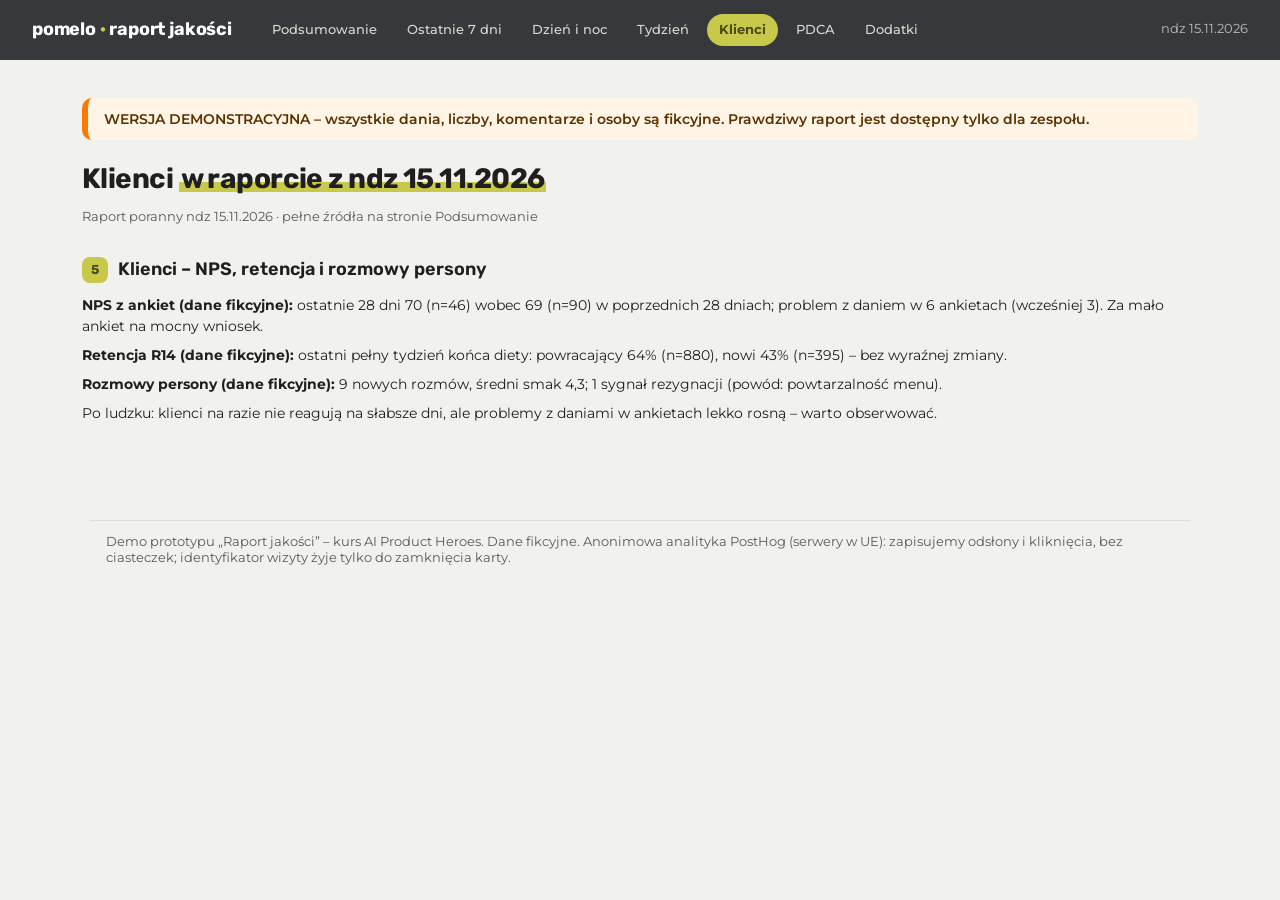
<file: site/klienci.html>
<!doctype html>
<html lang="pl"><head><meta name="robots" content="noindex"><meta charset="utf-8"><meta name="viewport" content="width=device-width,initial-scale=1">
<title>Klienci – raport 15.11</title>
<link href="https://fonts.googleapis.com/css2?family=Montserrat:wght@400;500;600;700&family=Rubik:wght@500;600;700&display=swap" rel="stylesheet">
<link rel="stylesheet" href="pomelo-raport.css"><script src="pomelo-raport.js" defer></script>
<style>.strona p{margin:8px 0} .pod-h{font-family:Rubik;font-size:17px;margin:22px 0 8px} .tab td{vertical-align:top} .problem dd{margin-bottom:8px}</style>
<script>!function(t,e){var o,n,p,r;e.__SV||(window.posthog=e,e._i=[],e.init=function(i,s,a){function g(t,e){var o=e.split(".");2==o.length&&(t=t[o[0]],e=o[1]),t[e]=function(){t.push([e].concat(Array.prototype.slice.call(arguments,0)))}}(p=t.createElement("script")).type="text/javascript",p.crossOrigin="anonymous",p.async=!0,p.src=s.api_host.replace(".i.posthog.com","-assets.i.posthog.com")+"/static/array.js",(r=t.getElementsByTagName("script")[0]).parentNode.insertBefore(p,r);var u=e;for(void 0!==a?u=e[a]=[]:a="posthog",u.people=u.people||[],u.toString=function(t){var e="posthog";return"posthog"!==a&&(e+="."+a),t||(e+=" (stub)"),e},u.people.toString=function(){return u.toString(1)+" (stub)"},o="init capture register register_once register_for_session unregister unregister_for_session getFeatureFlag getFeatureFlagPayload isFeatureEnabled reloadFeatureFlags identify setPersonProperties group resetGroups reset get_distinct_id getGroups get_session_id get_session_replay_url alias set_config startSessionRecording stopSessionRecording sessionRecordingStarted captureException get_property getSessionProperty opt_in_capturing opt_out_capturing has_opted_in_capturing has_opted_out_capturing debug".split(" "),n=0;n<o.length;n++)g(u,o[n]);e._i.push([i,s,a])},e.__SV=1)}(document,window.posthog||[]);posthog.init("phc_wmrHG9J47kjTDjDD95hW8KZ4fDsWvXXqtJEXHdP3PWM6",{api_host:"https://eu.i.posthog.com",autocapture:true,capture_pageview:true,persistence:"sessionStorage",person_profiles:"identified_only",disable_session_recording:true,request_batching:false,mask_all_element_attributes:false,session_recording:{maskAllInputs:true}});</script></head><body>
<div class="pasek"><div class="logo">pomelo <span>·</span> raport jakości</div><nav><a href="index.html">Podsumowanie</a><a href="dni.html">Ostatnie 7 dni</a><a href="dzien-noc.html">Dzień i noc</a><a href="tydzien.html">Tydzień</a><a class="on" href="klienci.html">Klienci</a><a href="pdca.html">PDCA</a><a href="dodatki.html">Dodatki</a></nav><div class="data">ndz 15.11.2026</div></div>
<main class="strona"><div role="note" style="margin:12px 0 18px;padding:12px 16px;border-radius:10px;background:#FFF4E5;border-left:6px solid #FF7800;font:600 14px Montserrat,sans-serif;color:#5A3200">WERSJA DEMONSTRACYJNA – wszystkie dania, liczby, komentarze i osoby są fikcyjne. Prawdziwy raport jest dostępny tylko dla zespołu.</div>
<h1>Klienci <span class="podkr">w raporcie z ndz 15.11.2026</span></h1>
<p class="zrodla">Raport poranny ndz 15.11.2026 · pełne źródła na stronie Podsumowanie</p>
<h2><span class="nr">5</span>Klienci – NPS, retencja i rozmowy persony</h2>
<p><b>NPS z ankiet (dane fikcyjne):</b> ostatnie 28 dni 70 (n=46) wobec 69 (n=90) w poprzednich 28 dniach; problem z daniem w 6 ankietach (wcześniej 3). Za mało ankiet na mocny wniosek.</p>
<p><b>Retencja R14 (dane fikcyjne):</b> ostatni pełny tydzień końca diety: powracający 64% (n=880), nowi 43% (n=395) – bez wyraźnej zmiany.</p>
<p><b>Rozmowy persony (dane fikcyjne):</b> 9 nowych rozmów, średni smak 4,3; 1 sygnał rezygnacji (powód: powtarzalność menu).</p>
<p>Po ludzku: klienci na razie nie reagują na słabsze dni, ale problemy z daniami w ankietach lekko rosną – warto obserwować.</p>

</main><footer style="max-width:1100px;margin:32px auto 24px;padding:12px 16px;border-top:1px solid #ddd;font:13px Montserrat,sans-serif;color:#595959">Demo prototypu „Raport jakości” – kurs AI Product Heroes. Dane fikcyjne. Anonimowa analityka PostHog (serwery w UE): zapisujemy odsłony i kliknięcia, bez ciasteczek; identyfikator wizyty żyje tylko do zamknięcia karty.</footer></body></html>
</file>
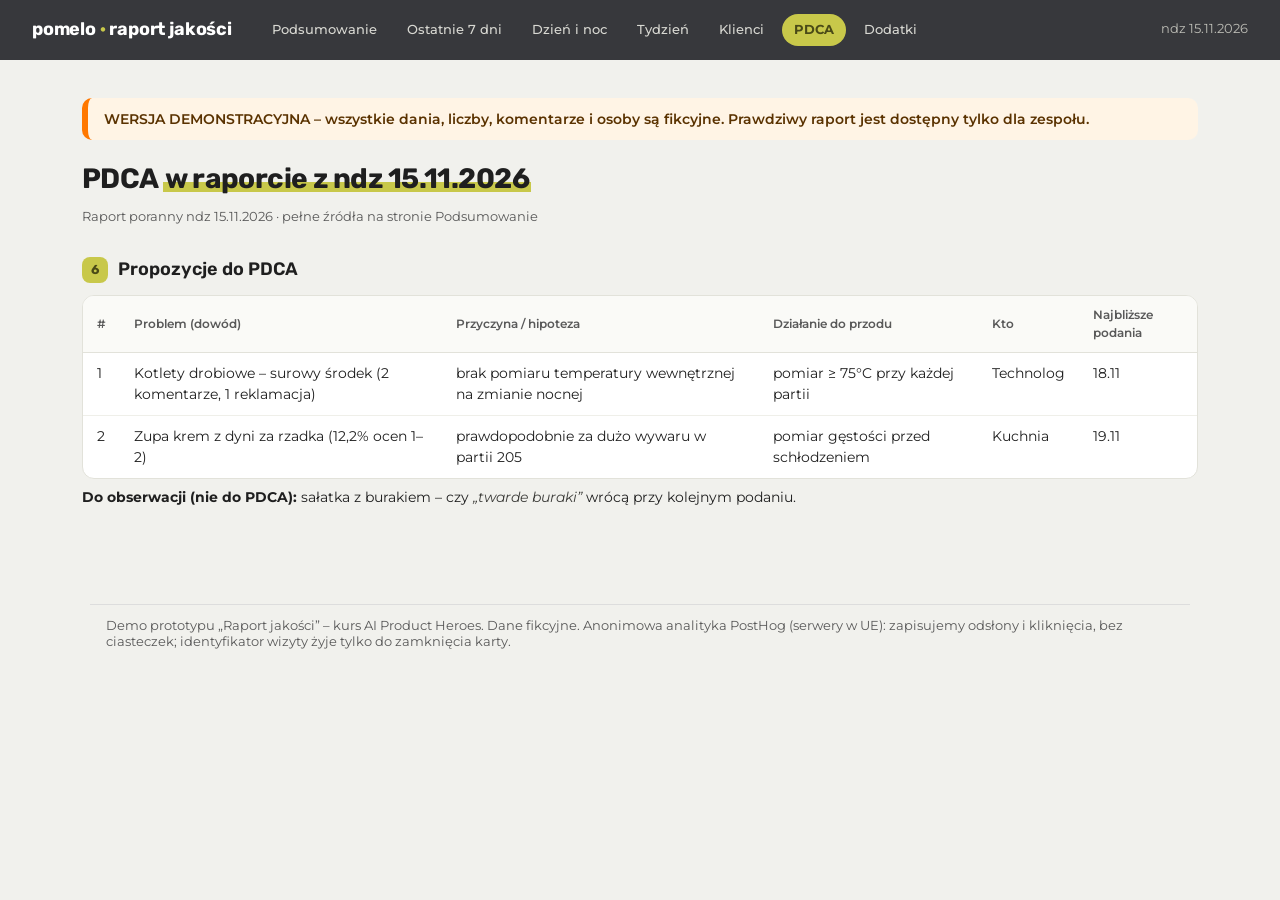
<file: site/pdca.html>
<!doctype html>
<html lang="pl"><head><meta name="robots" content="noindex"><meta charset="utf-8"><meta name="viewport" content="width=device-width,initial-scale=1">
<title>PDCA – raport 15.11</title>
<link href="https://fonts.googleapis.com/css2?family=Montserrat:wght@400;500;600;700&family=Rubik:wght@500;600;700&display=swap" rel="stylesheet">
<link rel="stylesheet" href="pomelo-raport.css"><script src="pomelo-raport.js" defer></script>
<style>.strona p{margin:8px 0} .pod-h{font-family:Rubik;font-size:17px;margin:22px 0 8px} .tab td{vertical-align:top} .problem dd{margin-bottom:8px}</style>
<script>!function(t,e){var o,n,p,r;e.__SV||(window.posthog=e,e._i=[],e.init=function(i,s,a){function g(t,e){var o=e.split(".");2==o.length&&(t=t[o[0]],e=o[1]),t[e]=function(){t.push([e].concat(Array.prototype.slice.call(arguments,0)))}}(p=t.createElement("script")).type="text/javascript",p.crossOrigin="anonymous",p.async=!0,p.src=s.api_host.replace(".i.posthog.com","-assets.i.posthog.com")+"/static/array.js",(r=t.getElementsByTagName("script")[0]).parentNode.insertBefore(p,r);var u=e;for(void 0!==a?u=e[a]=[]:a="posthog",u.people=u.people||[],u.toString=function(t){var e="posthog";return"posthog"!==a&&(e+="."+a),t||(e+=" (stub)"),e},u.people.toString=function(){return u.toString(1)+" (stub)"},o="init capture register register_once register_for_session unregister unregister_for_session getFeatureFlag getFeatureFlagPayload isFeatureEnabled reloadFeatureFlags identify setPersonProperties group resetGroups reset get_distinct_id getGroups get_session_id get_session_replay_url alias set_config startSessionRecording stopSessionRecording sessionRecordingStarted captureException get_property getSessionProperty opt_in_capturing opt_out_capturing has_opted_in_capturing has_opted_out_capturing debug".split(" "),n=0;n<o.length;n++)g(u,o[n]);e._i.push([i,s,a])},e.__SV=1)}(document,window.posthog||[]);posthog.init("phc_wmrHG9J47kjTDjDD95hW8KZ4fDsWvXXqtJEXHdP3PWM6",{api_host:"https://eu.i.posthog.com",autocapture:true,capture_pageview:true,persistence:"sessionStorage",person_profiles:"identified_only",disable_session_recording:true,request_batching:false,mask_all_element_attributes:false,session_recording:{maskAllInputs:true}});</script></head><body>
<div class="pasek"><div class="logo">pomelo <span>·</span> raport jakości</div><nav><a href="index.html">Podsumowanie</a><a href="dni.html">Ostatnie 7 dni</a><a href="dzien-noc.html">Dzień i noc</a><a href="tydzien.html">Tydzień</a><a href="klienci.html">Klienci</a><a class="on" href="pdca.html">PDCA</a><a href="dodatki.html">Dodatki</a></nav><div class="data">ndz 15.11.2026</div></div>
<main class="strona"><div role="note" style="margin:12px 0 18px;padding:12px 16px;border-radius:10px;background:#FFF4E5;border-left:6px solid #FF7800;font:600 14px Montserrat,sans-serif;color:#5A3200">WERSJA DEMONSTRACYJNA – wszystkie dania, liczby, komentarze i osoby są fikcyjne. Prawdziwy raport jest dostępny tylko dla zespołu.</div>
<h1>PDCA <span class="podkr">w raporcie z ndz 15.11.2026</span></h1>
<p class="zrodla">Raport poranny ndz 15.11.2026 · pełne źródła na stronie Podsumowanie</p>
<h2><span class="nr">6</span>Propozycje do PDCA</h2>
<table class="tab"><tr><th>#</th><th>Problem (dowód)</th><th>Przyczyna / hipoteza</th><th>Działanie do przodu</th><th>Kto</th><th>Najbliższe podania</th></tr><tr><td>1</td><td>Kotlety drobiowe – surowy środek (2 komentarze, 1 reklamacja)</td><td>brak pomiaru temperatury wewnętrznej na zmianie nocnej</td><td>pomiar ≥ 75°C przy każdej partii</td><td>Technolog</td><td>18.11</td></tr><tr><td>2</td><td>Zupa krem z dyni za rzadka (12,2% ocen 1–2)</td><td>prawdopodobnie za dużo wywaru w partii 205</td><td>pomiar gęstości przed schłodzeniem</td><td>Kuchnia</td><td>19.11</td></tr></table>
<p><b>Do obserwacji (nie do PDCA):</b> sałatka z burakiem – czy <span class="cytat">„twarde buraki”</span> wrócą przy kolejnym podaniu.</p>

</main><footer style="max-width:1100px;margin:32px auto 24px;padding:12px 16px;border-top:1px solid #ddd;font:13px Montserrat,sans-serif;color:#595959">Demo prototypu „Raport jakości” – kurs AI Product Heroes. Dane fikcyjne. Anonimowa analityka PostHog (serwery w UE): zapisujemy odsłony i kliknięcia, bez ciasteczek; identyfikator wizyty żyje tylko do zamknięcia karty.</footer></body></html>
</file>
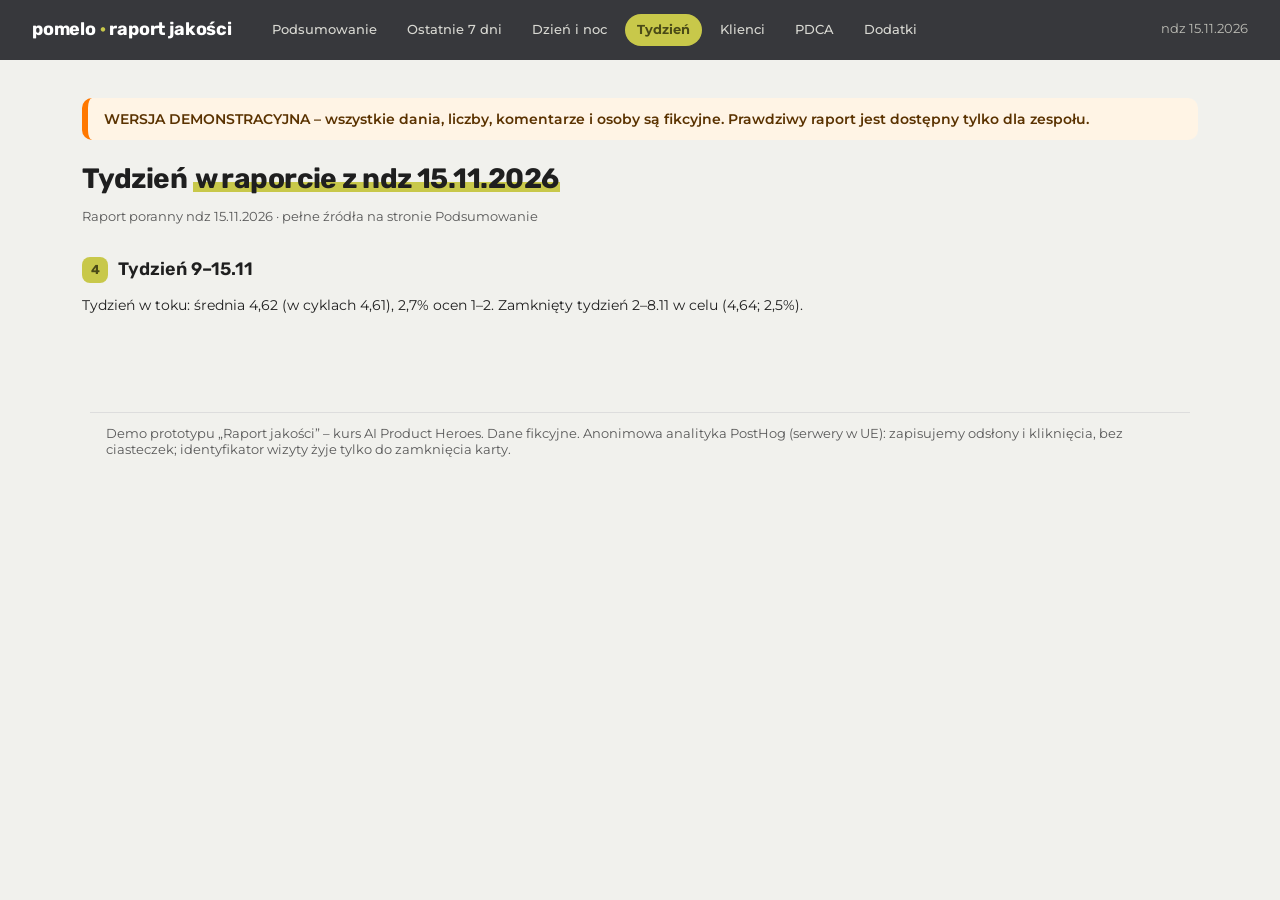
<file: site/tydzien.html>
<!doctype html>
<html lang="pl"><head><meta name="robots" content="noindex"><meta charset="utf-8"><meta name="viewport" content="width=device-width,initial-scale=1">
<title>Tydzień – raport 15.11</title>
<link href="https://fonts.googleapis.com/css2?family=Montserrat:wght@400;500;600;700&family=Rubik:wght@500;600;700&display=swap" rel="stylesheet">
<link rel="stylesheet" href="pomelo-raport.css"><script src="pomelo-raport.js" defer></script>
<style>.strona p{margin:8px 0} .pod-h{font-family:Rubik;font-size:17px;margin:22px 0 8px} .tab td{vertical-align:top} .problem dd{margin-bottom:8px}</style>
<script>!function(t,e){var o,n,p,r;e.__SV||(window.posthog=e,e._i=[],e.init=function(i,s,a){function g(t,e){var o=e.split(".");2==o.length&&(t=t[o[0]],e=o[1]),t[e]=function(){t.push([e].concat(Array.prototype.slice.call(arguments,0)))}}(p=t.createElement("script")).type="text/javascript",p.crossOrigin="anonymous",p.async=!0,p.src=s.api_host.replace(".i.posthog.com","-assets.i.posthog.com")+"/static/array.js",(r=t.getElementsByTagName("script")[0]).parentNode.insertBefore(p,r);var u=e;for(void 0!==a?u=e[a]=[]:a="posthog",u.people=u.people||[],u.toString=function(t){var e="posthog";return"posthog"!==a&&(e+="."+a),t||(e+=" (stub)"),e},u.people.toString=function(){return u.toString(1)+" (stub)"},o="init capture register register_once register_for_session unregister unregister_for_session getFeatureFlag getFeatureFlagPayload isFeatureEnabled reloadFeatureFlags identify setPersonProperties group resetGroups reset get_distinct_id getGroups get_session_id get_session_replay_url alias set_config startSessionRecording stopSessionRecording sessionRecordingStarted captureException get_property getSessionProperty opt_in_capturing opt_out_capturing has_opted_in_capturing has_opted_out_capturing debug".split(" "),n=0;n<o.length;n++)g(u,o[n]);e._i.push([i,s,a])},e.__SV=1)}(document,window.posthog||[]);posthog.init("phc_wmrHG9J47kjTDjDD95hW8KZ4fDsWvXXqtJEXHdP3PWM6",{api_host:"https://eu.i.posthog.com",autocapture:true,capture_pageview:true,persistence:"sessionStorage",person_profiles:"identified_only",disable_session_recording:true,request_batching:false,mask_all_element_attributes:false,session_recording:{maskAllInputs:true}});</script></head><body>
<div class="pasek"><div class="logo">pomelo <span>·</span> raport jakości</div><nav><a href="index.html">Podsumowanie</a><a href="dni.html">Ostatnie 7 dni</a><a href="dzien-noc.html">Dzień i noc</a><a class="on" href="tydzien.html">Tydzień</a><a href="klienci.html">Klienci</a><a href="pdca.html">PDCA</a><a href="dodatki.html">Dodatki</a></nav><div class="data">ndz 15.11.2026</div></div>
<main class="strona"><div role="note" style="margin:12px 0 18px;padding:12px 16px;border-radius:10px;background:#FFF4E5;border-left:6px solid #FF7800;font:600 14px Montserrat,sans-serif;color:#5A3200">WERSJA DEMONSTRACYJNA – wszystkie dania, liczby, komentarze i osoby są fikcyjne. Prawdziwy raport jest dostępny tylko dla zespołu.</div>
<h1>Tydzień <span class="podkr">w raporcie z ndz 15.11.2026</span></h1>
<p class="zrodla">Raport poranny ndz 15.11.2026 · pełne źródła na stronie Podsumowanie</p>
<h2><span class="nr">4</span>Tydzień 9–15.11</h2>
<p>Tydzień w toku: średnia 4,62 (w cyklach 4,61), 2,7% ocen 1–2. Zamknięty tydzień 2–8.11 w celu (4,64; 2,5%).</p>

</main><footer style="max-width:1100px;margin:32px auto 24px;padding:12px 16px;border-top:1px solid #ddd;font:13px Montserrat,sans-serif;color:#595959">Demo prototypu „Raport jakości” – kurs AI Product Heroes. Dane fikcyjne. Anonimowa analityka PostHog (serwery w UE): zapisujemy odsłony i kliknięcia, bez ciasteczek; identyfikator wizyty żyje tylko do zamknięcia karty.</footer></body></html>
</file>
<file: site/pomelo-raport.css>
/* Pomelo – raport poranny (dashboard). Zasady: skill 7-Skills/pomelo-raport-ui/SKILL.md */
:root{
  --tlo:#F1F1ED;          /* ciepłe złamane białe – tło strony (pomelo.com.pl) */
  --karta:#FFFFFF;
  --tekst:#1F1F1F; --tekst-2:#595959; --linia:#E2E2DA;
  --grafit:#37383C;       /* nagłówek strony, ciemne elementy */
  --akcent:#C8C84A;       /* limonkowo-oliwkowy akcent Pomelo – podkreślenia, aktywne zakładki, NIE status */
  --akcent-ciemny:#4A4A17;/* tekst/obwódka na akcencie, fokus */
  --akcent-jasny:#F3F3D6;
  /* statusy – zawsze kolor + słowo */
  --zle:#B3261E;  --zle-tlo:#FBE9E7;
  --uwaga:#8A5A00; --uwaga-tlo:#FFF3D1;
  --dobrze:#2E6B34; --dobrze-tlo:#E5F2E3;
  --szary:#6E6E68; --szary-tlo:#ECECE6;
  --r:12px; --r-maly:999px;
  --font-tekst:'Montserrat',system-ui,sans-serif; --font-naglowek:'Rubik','Montserrat',system-ui,sans-serif;
}
*{box-sizing:border-box}
body{margin:0;background:var(--tlo);color:var(--tekst);font-family:var(--font-tekst);font-size:14px;line-height:1.5}
a{color:var(--akcent-ciemny)}
:focus-visible{outline:3px solid var(--akcent-ciemny);outline-offset:2px}

/* pasek górny */
.pasek{background:var(--grafit);color:#fff;padding:14px 32px;display:flex;align-items:center;gap:28px}
.pasek .logo{font-family:var(--font-naglowek);font-weight:700;font-size:18px;letter-spacing:-.01em}
.pasek .logo span{color:var(--akcent)}
.pasek nav{display:flex;gap:6px;flex-wrap:wrap}
.pasek nav a{color:#D8D8D2;text-decoration:none;font-size:13px;font-weight:500;padding:6px 12px;border-radius:var(--r-maly)}
.pasek nav a.on{background:var(--akcent);color:var(--akcent-ciemny);font-weight:700}
.pasek .data{margin-left:auto;font-size:12.5px;color:#BDBDB6}

.strona{max-width:1180px;margin:0 auto;padding:26px 32px 56px}
h1{font-family:var(--font-naglowek);font-weight:700;font-size:28px;letter-spacing:-.02em;margin:0 0 4px}
h1 .podkr{background:linear-gradient(transparent 62%,var(--akcent) 62%,var(--akcent) 90%,transparent 90%);padding:0 2px}
.zrodla{color:var(--tekst-2);font-size:12.5px;margin:0 0 22px}
h2{font-family:var(--font-naglowek);font-weight:600;font-size:18px;margin:30px 0 12px;display:flex;align-items:center;gap:10px}
h2 .nr{display:inline-grid;place-items:center;width:26px;height:26px;border-radius:8px;background:var(--akcent);color:var(--akcent-ciemny);font-size:13px;font-weight:700}
h2 small{font-family:var(--font-tekst);font-weight:500;font-size:12.5px;color:var(--tekst-2)}

/* karta i kafelki */
.karta{background:var(--karta);border:1px solid var(--linia);border-radius:var(--r);padding:18px 20px}
.kafelki{display:grid;grid-template-columns:repeat(3,1fr);gap:14px}
.kafel{background:var(--karta);border:1px solid var(--linia);border-radius:var(--r);padding:16px 18px;border-top:4px solid var(--szary)}
.kafel.zle{border-top-color:var(--zle)} .kafel.dobrze{border-top-color:var(--dobrze)} .kafel.uwaga{border-top-color:#C99A2E}
.kafel .co{font-size:12px;color:var(--tekst-2);font-weight:600;text-transform:uppercase;letter-spacing:.04em}
.kafel .liczba{font-family:var(--font-naglowek);font-size:34px;font-weight:600;letter-spacing:-.02em;margin:6px 0 2px}
.kafel .por{font-size:12.5px;color:var(--tekst-2);margin-bottom:10px}

/* znaczek statusu: kolor + słowo/kropka */
.st{display:inline-flex;align-items:center;gap:6px;font-size:12px;font-weight:600;padding:3px 10px;border-radius:var(--r-maly);white-space:nowrap}
.st::before{content:"";width:7px;height:7px;border-radius:50%;background:currentColor}
.st.zle{background:var(--zle-tlo);color:var(--zle)} .st.uwaga{background:var(--uwaga-tlo);color:var(--uwaga)}
.st.dobrze{background:var(--dobrze-tlo);color:var(--dobrze)} .st.szary{background:var(--szary-tlo);color:var(--szary)}
.st.bez::before{display:none}

/* podsumowanie */
.podsum{display:grid;gap:10px}
.podsum p{margin:0} .podsum b{font-weight:700}
.alarm{background:var(--zle-tlo);border:1px solid #F2C4BF;border-left:5px solid var(--zle);border-radius:var(--r);padding:12px 16px}
.alarm .tag{font-size:11.5px;font-weight:700;color:var(--zle);text-transform:uppercase;letter-spacing:.06em}

/* tabele */
table.tab{width:100%;border-collapse:separate;border-spacing:0;background:var(--karta);border:1px solid var(--linia);border-radius:var(--r);overflow:hidden}
.tab th{text-align:left;font-size:12px;font-weight:600;color:var(--tekst-2);padding:10px 14px;border-bottom:1px solid var(--linia);background:#FAFAF7}
.tab td{padding:10px 14px;border-bottom:1px solid #EFEFE9;vertical-align:top}
.tab tr:last-child td{border-bottom:0}
.tab td.num{font-variant-numeric:tabular-nums;white-space:nowrap}
.tab .cel{color:var(--tekst-2);font-size:12.5px;white-space:nowrap}
.pod{font-size:13px;color:var(--tekst-2);margin:10px 2px 0}

/* karta problemu */
.problem{background:var(--karta);border:1px solid var(--linia);border-radius:var(--r);overflow:hidden;margin-bottom:14px}
.problem header{display:flex;align-items:center;gap:12px;padding:14px 18px;border-bottom:1px solid var(--linia)}
.problem header .nr{font-family:var(--font-naglowek);font-weight:700;font-size:15px;width:30px;height:30px;border-radius:50%;display:grid;place-items:center;background:var(--grafit);color:#fff}
.problem header h3{margin:0;font-family:var(--font-naglowek);font-size:16px;font-weight:600}
.problem header .st{margin-left:auto}
.problem dl{display:grid;grid-template-columns:120px 1fr;margin:0}
.problem dt{padding:10px 18px;font-size:12px;font-weight:700;color:var(--tekst-2);text-transform:uppercase;letter-spacing:.04em;border-bottom:1px solid #EFEFE9;background:#FAFAF7}
.problem dd{margin:0;padding:10px 18px;border-bottom:1px solid #EFEFE9}
.problem dd:last-of-type,.problem dt:last-of-type{border-bottom:0}
.wiemy{display:grid;grid-template-columns:1fr 1fr;gap:10px;margin-top:8px}
.wiemy div{border-radius:8px;padding:8px 12px;font-size:13px}
.wiemy .tak{background:var(--dobrze-tlo)} .wiemy .nie{background:var(--uwaga-tlo)}
.wiemy b{display:block;font-size:11.5px;text-transform:uppercase;letter-spacing:.05em;margin-bottom:2px}
.cytat{font-style:italic;color:#3d3d3a}
.osoba{font-weight:600;background:var(--akcent-jasny);padding:1px 6px;border-radius:5px;white-space:nowrap}

@media (max-width:820px){
  .pasek{flex-wrap:wrap;padding:12px 16px;gap:10px} .pasek .data{margin-left:0}
  .strona{padding:18px 16px 40px} .kafelki{grid-template-columns:1fr}
  .problem dl{grid-template-columns:1fr} .wiemy{grid-template-columns:1fr}
  table.tab{display:block;overflow-x:auto}
}

/* ---------- efekty (wersja 2) – subtelne, max ~0,8 s, wyłączone przy prefers-reduced-motion ---------- */
.fx .wejdz{opacity:0;transform:translateY(10px);transition:opacity .5s ease,transform .5s ease}
.fx .wejdz.widac{opacity:1;transform:none}
h1 .podkr{background:none;background-image:linear-gradient(transparent 62%,var(--akcent) 62%,var(--akcent) 90%,transparent 90%);background-repeat:no-repeat;background-size:100% 100%;transition:background-size .8s cubic-bezier(.2,.7,.2,1) .3s}
.fx body:not(.gotowe) h1 .podkr{background-size:0% 100%}
.alarm .tag::before{content:"";display:inline-block;width:8px;height:8px;border-radius:50%;background:var(--zle);margin-right:8px;vertical-align:1px;animation:puls 1.8s ease-out infinite}
@keyframes puls{0%{box-shadow:0 0 0 0 rgba(179,38,30,.55)}70%{box-shadow:0 0 0 9px rgba(179,38,30,0)}100%{box-shadow:0 0 0 0 rgba(179,38,30,0)}}
.kafel,.problem{transition:transform .2s ease,box-shadow .2s ease}
.kafel:hover,.problem:hover{transform:translateY(-2px);box-shadow:0 6px 18px rgba(55,56,60,.10)}
.kafel .pasek-celu{height:6px;border-radius:99px;background:var(--szary-tlo);margin:2px 0 12px;position:relative;overflow:hidden}
.kafel .pasek-celu i{position:absolute;inset:0 auto 0 0;width:0;border-radius:99px;background:currentColor;transition:width 1s cubic-bezier(.2,.7,.2,1) .2s}
.kafel .pasek-celu b{position:absolute;top:-3px;bottom:-3px;width:2px;background:var(--grafit)}
.kafel.zle .pasek-celu{color:var(--zle)} .kafel.dobrze .pasek-celu{color:var(--dobrze)} .kafel.uwaga .pasek-celu{color:#C99A2E}
.tab tr{transition:background .15s} .tab tr:hover td{background:#FBFBF4}
.fx .tab .st{opacity:0;transform:scale(.85);transition:opacity .35s ease,transform .35s ease}
.fx .tab.widac .st{opacity:1;transform:none}
@media (prefers-reduced-motion:reduce){
  .fx .wejdz,.fx .tab .st{opacity:1!important;transform:none!important;transition:none!important}
  h1 .podkr{background-size:100% 100%!important;transition:none!important}
  .alarm .tag::before{animation:none} .kafel .pasek-celu i{transition:none}
  .kafel:hover,.problem:hover{transform:none}
}
</file>
